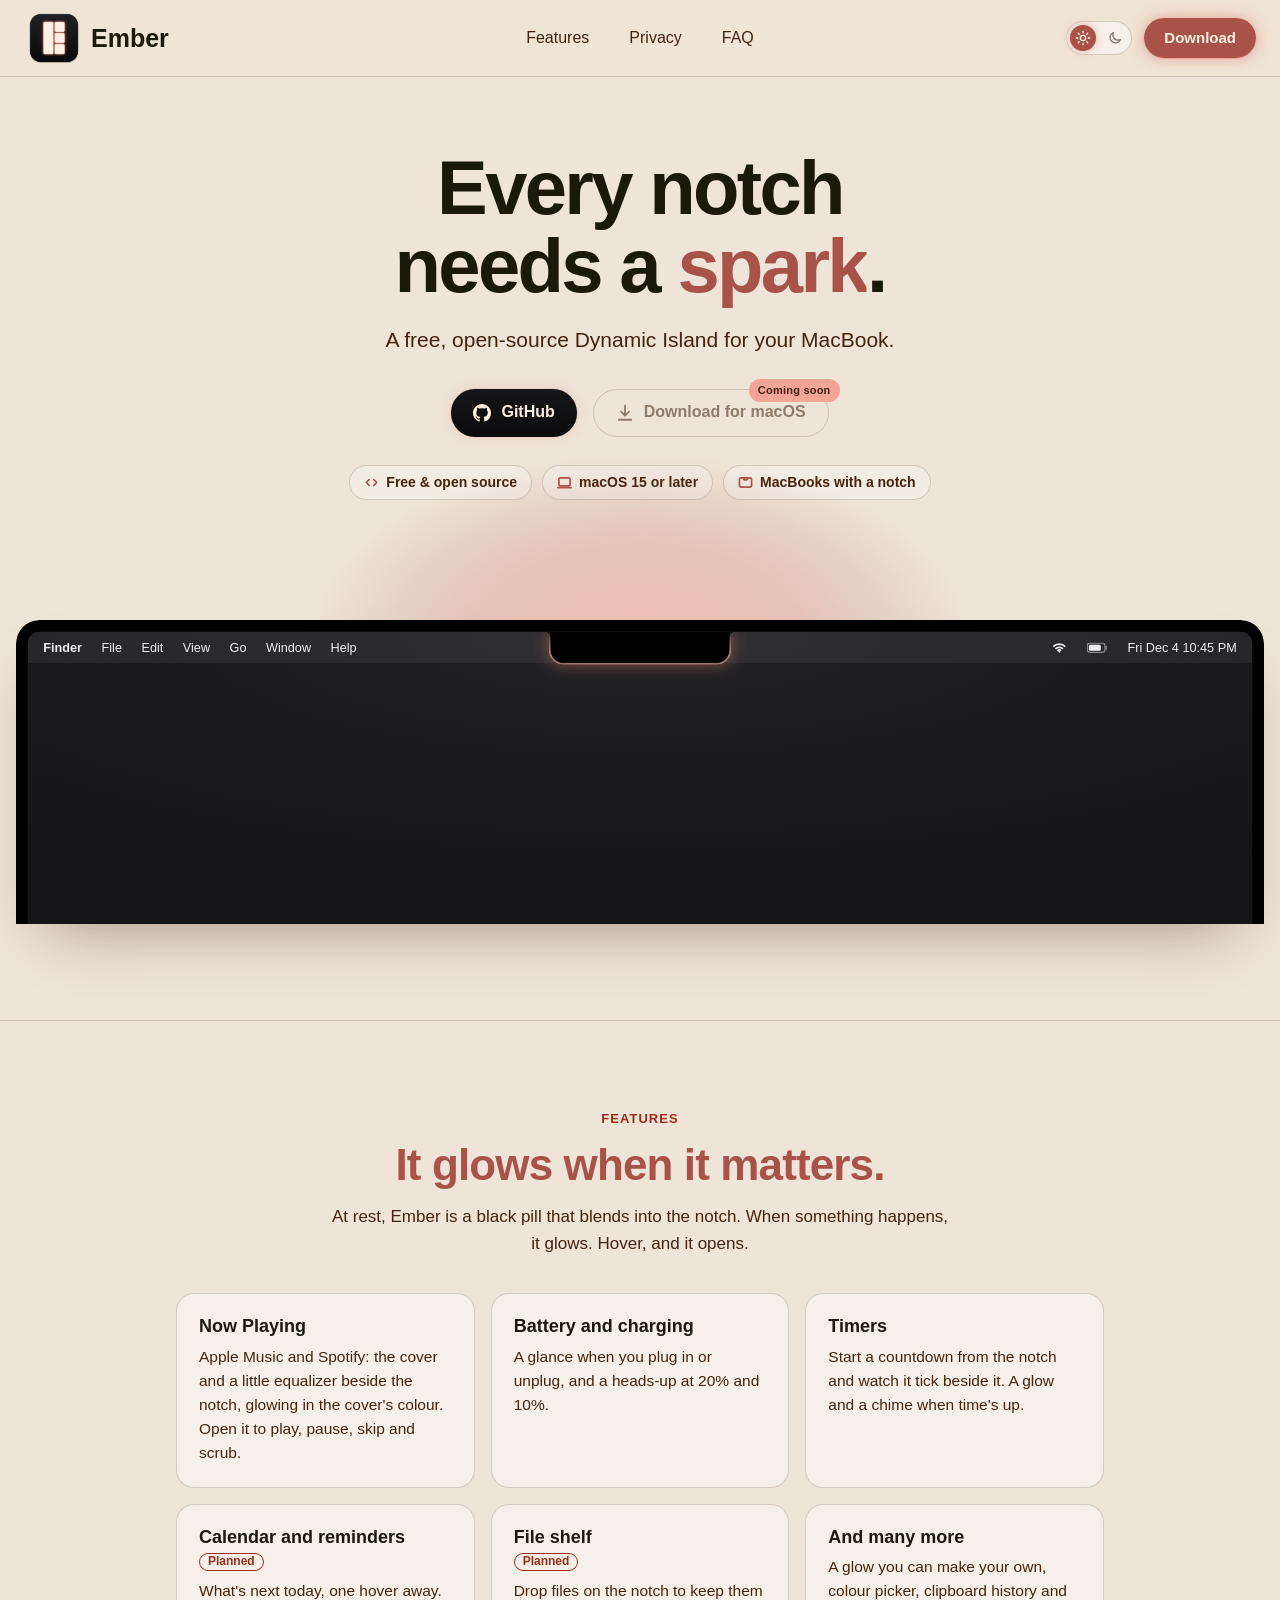
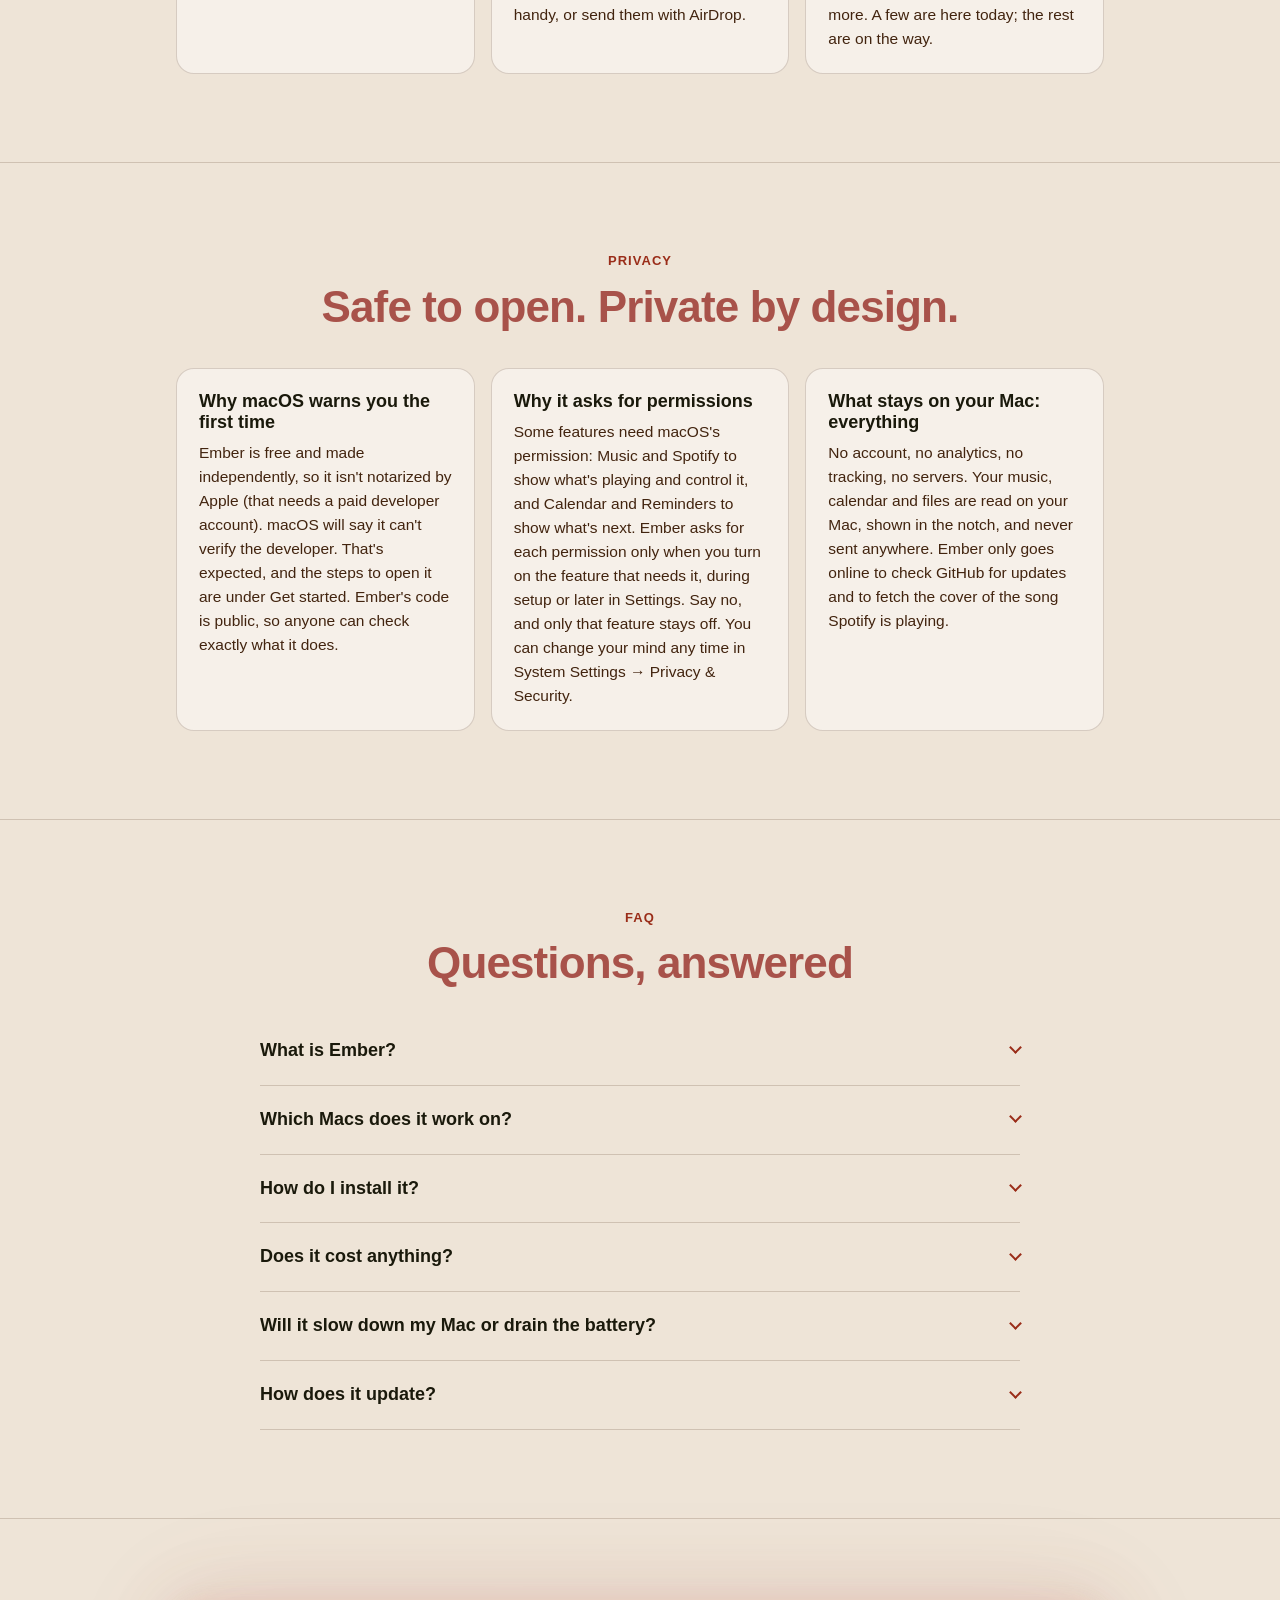
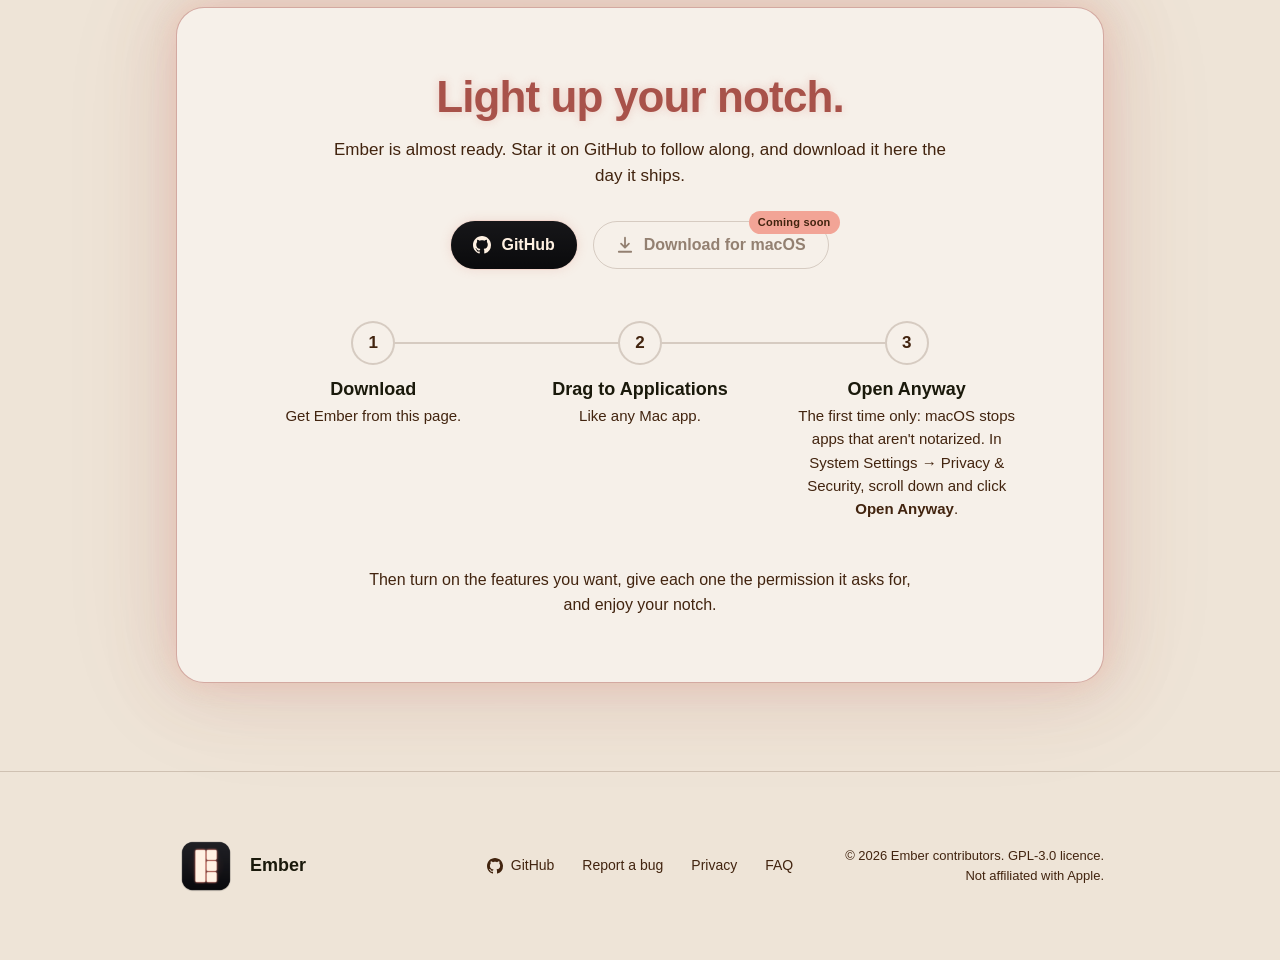
<file: site/index.html>
<!doctype html>
<html lang="en">
<head>
  <meta charset="utf-8">
  <meta name="viewport" content="width=device-width, initial-scale=1">
  <title>Ember – a Dynamic Island for your MacBook</title>
  <meta name="description" content="Ember turns the MacBook notch into a glowing pill with live activities, timers and quick tools. Free and open source.">
  <meta property="og:type" content="website">
  <meta property="og:title" content="Ember: every notch needs a spark">
  <meta property="og:description" content="A free, open-source Dynamic Island for your MacBook.">
  <!-- Absolute URL: link previews need one, and the site has no domain yet. -->
  <meta property="og:image" content="https://raw.githubusercontent.com/shajiyev/Ember_Dynamic_Island/main/assets/Ember_app_icon.png">
  <meta name="twitter:card" content="summary">
  <link rel="icon" type="image/png" href="assets/icon-64.png">
  <link rel="apple-touch-icon" href="assets/icon-180.png">
  <link rel="stylesheet" href="styles.css">
  <!-- Before anything is drawn: the mode the visitor chose with the switch (theme.js), so
       the page never flashes the other one. Without a choice it follows the system. -->
  <script>
    try { const theme = localStorage.getItem('theme'); if (theme === 'dark' || theme === 'light') document.documentElement.dataset.theme = theme; } catch {}
  </script>
  <script src="theme.js" defer></script>
  <!-- Marks the page for the reveal animations (motion.js) before anything is drawn, so
       elements start hidden even when motion.js arrives late; if it can't load, the mark
       comes off and nothing stays hidden. A plain script (not a module), so it also runs
       when the file is opened directly. -->
  <script>document.documentElement.classList.add('js');</script>
  <script src="motion.js" defer onerror="document.documentElement.classList.remove('js')"></script>
  <script type="module" src="demo.js"></script>
  <script type="module" src="screen.js"></script>
</head>
<body>
  <!-- Icons, drawn for this site. Used with <svg><use href="#icon-…"/></svg>; each <svg> also
       carries its size, so icons never blow up if the stylesheet is stale or missing. -->
  <svg width="0" height="0" style="position: absolute" aria-hidden="true">
    <symbol id="icon-github" viewBox="0 0 16 16">
      <path d="M8 0C3.58 0 0 3.58 0 8c0 3.54 2.29 6.53 5.47 7.59.4.07.55-.17.55-.38 0-.19-.01-.82-.01-1.49-2.01.37-2.53-.49-2.69-.94-.09-.23-.48-.94-.82-1.13-.28-.15-.68-.52-.01-.53.63-.01 1.08.58 1.23.82.72 1.21 1.87.87 2.33.66.07-.52.28-.87.51-1.07-1.78-.2-3.64-.89-3.64-3.95 0-.87.31-1.59.82-2.15-.08-.2-.36-1.02.08-2.12 0 0 .67-.21 2.2.82.64-.18 1.32-.27 2-.27.68 0 1.36.09 2 .27 1.53-1.04 2.2-.82 2.2-.82.44 1.1.16 1.92.08 2.12.51.56.82 1.27.82 2.15 0 3.07-1.87 3.75-3.65 3.95.29.25.54.73.54 1.48 0 1.07-.01 1.93-.01 2.2 0 .21.15.46.55.38A8.013 8.013 0 0 0 16 8c0-4.42-3.58-8-8-8z"/>
    </symbol>
    <symbol id="icon-download" viewBox="0 0 16 16">
      <path d="M8 1.5v8.5M4.5 6.75 8 10.25l3.5-3.5M2.5 14h11" fill="none" stroke="currentColor" stroke-width="1.6" stroke-linecap="round" stroke-linejoin="round"/>
    </symbol>
    <symbol id="icon-battery-bolt" viewBox="0 0 28 14">
      <rect x="1" y="1" width="23" height="12" rx="3.5" fill="none" stroke="currentColor" stroke-width="1.5" opacity=".5"/>
      <rect x="3" y="3" width="19" height="8" rx="2" fill="currentColor"/>
      <path d="M25.75 5v4" stroke="currentColor" stroke-width="1.5" stroke-linecap="round" opacity=".5"/>
      <path d="M14.2 2.5 9.5 7.6h3.2l-1.1 3.9 4.7-5.1h-3.2z" fill="#000"/>
    </symbol>
    <symbol id="icon-timer" viewBox="0 0 16 16">
      <circle cx="8" cy="9" r="5.75" fill="none" stroke="currentColor" stroke-width="1.6"/>
      <path d="M8 9V5.8M6.2 1.75h3.6" fill="none" stroke="currentColor" stroke-width="1.6" stroke-linecap="round"/>
    </symbol>
    <!-- The open panel's icons: Music tab, battery, and the player's controls. -->
    <symbol id="icon-music" viewBox="0 0 16 16">
      <path d="M5.4 3.4 14 1.5v2.3L5.4 5.7zM5.4 4h1.5v8.4H5.4zM12.5 2h1.5v8.4h-1.5z"/>
      <ellipse cx="4.6" cy="12.4" rx="2.3" ry="1.8"/><ellipse cx="11.7" cy="10.5" rx="2.3" ry="1.8"/>
    </symbol>
    <symbol id="icon-battery" viewBox="0 0 28 14">
      <rect x="1" y="1" width="23" height="12" rx="3.5" fill="none" stroke="currentColor" stroke-width="1.5" opacity=".5"/>
      <rect x="3" y="3" width="15.6" height="8" rx="2"/>
      <path d="M25.75 5v4" stroke="currentColor" stroke-width="1.5" stroke-linecap="round" opacity=".5"/>
    </symbol>
    <symbol id="icon-wifi" viewBox="0 0 16 12">
      <path d="M8 11.5 5.6 9a3.4 3.4 0 0 1 4.8 0zM3.5 7a6.4 6.4 0 0 1 9 0l-1.2 1.2a4.7 4.7 0 0 0-6.6 0zM1.2 4.7a9.6 9.6 0 0 1 13.6 0l-1.2 1.2a7.9 7.9 0 0 0-11.2 0z"/>
    </symbol>
    <symbol id="icon-backward" viewBox="0 0 22 14">
      <path d="M10 2v10L2.5 7zM19.5 2v10L12 7z" stroke="currentColor" stroke-width="1.6" stroke-linejoin="round"/>
    </symbol>
    <symbol id="icon-forward" viewBox="0 0 22 14">
      <path d="M2.5 2v10L10 7zM12 2v10l7.5-5z" stroke="currentColor" stroke-width="1.6" stroke-linejoin="round"/>
    </symbol>
    <symbol id="icon-pause" viewBox="0 0 14 14">
      <rect x="2.5" y="1.5" width="3.4" height="11" rx="1.2"/><rect x="8.1" y="1.5" width="3.4" height="11" rx="1.2"/>
    </symbol>
    <symbol id="icon-chevron-up" viewBox="0 0 16 16"><path d="M3.5 10.5 8 6l4.5 4.5" fill="none" stroke="currentColor" stroke-width="2" stroke-linecap="round" stroke-linejoin="round"/></symbol>
    <symbol id="icon-chevron-down" viewBox="0 0 16 16"><path d="M3.5 5.5 8 10l4.5-4.5" fill="none" stroke="currentColor" stroke-width="2" stroke-linecap="round" stroke-linejoin="round"/></symbol>
    <!-- The fact chips' icons: code, a laptop, a screen with a notch. Their <svg> tags carry
         size and colour too, so they stay small even if the stylesheet is stale or missing. -->
    <!-- The light/dark switch's sun and moon. -->
    <symbol id="icon-sun" viewBox="0 0 24 24"><g fill="none" stroke="currentColor" stroke-width="2" stroke-linecap="round"><circle cx="12" cy="12" r="4"/><path d="M12 2v2M12 20v2M4.9 4.9l1.4 1.4M17.7 17.7l1.4 1.4M2 12h2M20 12h2M4.9 19.1l1.4-1.4M17.7 6.3l1.4-1.4"/></g></symbol>
    <symbol id="icon-moon" viewBox="0 0 24 24"><path d="M20 14.5A8 8 0 0 1 9.5 4a8 8 0 1 0 10.5 10.5z" fill="none" stroke="currentColor" stroke-width="2" stroke-linejoin="round"/></symbol>
    <symbol id="icon-code" viewBox="0 0 16 16"><path d="M5.5 5 2.5 8l3 3M10.5 5l3 3-3 3"/></symbol>
    <symbol id="icon-laptop" viewBox="0 0 16 16"><rect x="2" y="3" width="12" height="8.5" rx="1.5"/><path d="M1 13.5h14"/></symbol>
    <symbol id="icon-notch" viewBox="0 0 16 16"><rect x="1.5" y="3" width="13" height="10" rx="2"/><path d="M6 3v1.2a1 1 0 0 0 1 1h2a1 1 0 0 0 1-1V3"/></symbol>
  </svg>

  <nav class="nav" aria-label="Main">
    <div class="container nav-inner">
      <a class="nav-brand" href="#">
        <img src="assets/icon-192.png" width="60" height="60" alt="">
        Ember
      </a>
      <ul class="nav-links">
        <li><a href="#features">Features</a></li>
        <li><a href="#privacy">Privacy</a></li>
        <li><a href="#faq">FAQ</a></li>
      </ul>
      <div class="nav-actions">
        <!-- Hidden until theme.js runs: without JavaScript it couldn't work. -->
        <button class="theme-switch" type="button" role="switch" aria-checked="false" aria-label="Dark mode" hidden>
          <svg class="theme-sun" width="16" height="16" aria-hidden="true"><use href="#icon-sun"/></svg>
          <svg class="theme-moon" width="16" height="16" aria-hidden="true"><use href="#icon-moon"/></svg>
        </button>
        <a class="button button-small button-ember" href="#download">Download</a>
      </div>
    </div>
  </nav>

  <header class="hero">
    <div class="container">
      <h1 class="hero-title" data-reveal>Every notch needs a <span class="sheen">spark<span class="word-sparks" aria-hidden="true"><i></i><i></i><i></i></span></span>.</h1>
      <p class="lede" data-reveal>A free, open-source Dynamic Island for your MacBook.</p>

      <div class="actions" data-reveal>
        <a class="button button-github" href="https://github.com/shajiyev/Ember_Dynamic_Island" target="_blank" rel="noopener">
          <svg class="button-icon" width="18" height="18" aria-hidden="true"><use href="#icon-github"/></svg>
          GitHub
        </a>
        <!-- Not a link and not focusable until v1 ships. Then: make it an <a> to the
             release, give it a solid style, and remove the badge. Same in Get started. -->
        <span class="button button-disabled" aria-disabled="true">
          <svg class="button-icon" width="18" height="18" aria-hidden="true"><use href="#icon-download"/></svg>
          <span>Download for macOS</span>
          <span class="badge">Coming soon</span>
        </span>
      </div>

      <ul class="facts" data-reveal>
        <li><svg width="15" height="15" fill="none" stroke="#A8524A" stroke-width="1.8" stroke-linecap="round" stroke-linejoin="round" aria-hidden="true"><use href="#icon-code"/></svg>Free &amp; open source</li>
        <li><svg width="15" height="15" fill="none" stroke="#A8524A" stroke-width="1.8" stroke-linecap="round" stroke-linejoin="round" aria-hidden="true"><use href="#icon-laptop"/></svg>macOS 15 or later</li>
        <li><svg width="15" height="15" fill="none" stroke="#A8524A" stroke-width="1.8" stroke-linecap="round" stroke-linejoin="round" aria-hidden="true"><use href="#icon-notch"/></svg>MacBooks with a notch</li>
      </ul>
    </div>

    <!-- The screen is wider than the text (up to 1280 px), so it has its own container;
         --reveal-order keeps it appearing after the text (motion.js numbers only the
         text container's children). -->
    <div class="container-wide">
      <div class="hero-visual" data-reveal style="--reveal-order: 4">
        <div class="hero-glow" aria-hidden="true"></div>
        <div class="sparks" aria-hidden="true">
          <span></span><span></span><span></span><span></span><span></span><span></span>
        </div>
        <div class="screen" role="img" aria-label="The top of a MacBook screen, with Ember's pill around the notch">
          <div class="screen-stage">
            <div class="wallpaper">
              <div class="menubar">
                <span class="menu-items"><b>Finder</b><span>File</span><span>Edit</span><span>View</span><span>Go</span><span>Window</span><span>Help</span></span>
                <span class="menu-items"><svg width="16" height="12"><use href="#icon-wifi"/></svg><svg class="battery" width="22" height="11"><use href="#icon-battery"/></svg><span class="menu-clock"></span></span>
              </div>
              <div class="pill" data-state="rest">
                <span class="flare flare-left"></span>
                <span class="flare flare-right"></span>
                <span class="edge"></span>
                <div class="pill-body">
                  <div class="wings">
                    <span class="wing">
                      <svg class="wing-icon" data-icon="battery-bolt" width="22" height="11"><use href="#icon-battery-bolt"/></svg>
                      <span class="cover wing-cover"></span>
                    </span>
                    <span class="wing">
                      <span class="wing-text">82%</span>
                      <span class="wing-eq"><i></i><i></i><i></i><i></i></span>
                    </span>
                  </div>
                  <!-- The open panel's Music tab, as in the app (Ember/Panel/PanelView.swift,
                       Ember/NowPlaying/NowPlayingPanelView.swift). Both songs are here; the
                       pill's data-song shows one. -->
                  <div class="panel">
                    <div class="panel-top">
                      <span class="panel-tabs">
                        <span class="panel-tab panel-tab-music"><svg width="12" height="12"><use href="#icon-music"/></svg></span>
                        <span class="panel-tab panel-tab-timer" data-press="timer-tab"><svg width="12" height="12"><use href="#icon-timer"/></svg></span>
                      </span>
                      <span class="panel-battery">82%<svg class="battery" width="25" height="12"><use href="#icon-battery"/></svg></span>
                    </div>
                    <div class="player">
                      <span class="cover panel-cover"></span>
                      <div class="player-info">
                        <div class="stack">
                          <span class="for-a"><span class="song-title">Empire State Of Mind</span><span class="song-artist">JAŸ-Z</span></span>
                          <span class="for-b"><span class="song-title">Ultraviolence</span><span class="song-artist">Lana Del Rey</span></span>
                        </div>
                        <span class="scrubber"><span class="scrubber-fill"></span></span>
                        <div class="stack">
                          <span class="times for-a"><span class="song-played">1:15</span><span>4:36</span></span>
                          <span class="times for-b"><span class="song-played">0:00</span><span>4:11</span></span>
                        </div>
                        <div class="controls">
                          <svg width="22" height="14"><use href="#icon-backward"/></svg>
                          <svg width="14" height="14"><use href="#icon-pause"/></svg>
                          <svg data-press="next" width="22" height="14"><use href="#icon-forward"/></svg>
                        </div>
                      </div>
                    </div>
                    <!-- The Timer tab (Ember/Timer/TimerPanelView.swift): hours, minutes and
                         seconds with arrows, the presets, and Start and Reset, which become
                         Pause and Cancel once it runs. demo.js fills in the digits. -->
                    <div class="timer-view">
                      <div class="timer-digits">
                        <span class="timer-unit"><svg width="13" height="13"><use href="#icon-chevron-up"/></svg><span class="timer-value" data-unit="hours">0</span><svg width="13" height="13"><use href="#icon-chevron-down"/></svg></span>
                        <span class="timer-colon">:</span>
                        <span class="timer-unit"><svg width="13" height="13"><use href="#icon-chevron-up"/></svg><span class="timer-value" data-unit="minutes">00</span><svg width="13" height="13"><use href="#icon-chevron-down"/></svg></span>
                        <span class="timer-colon">:</span>
                        <span class="timer-unit"><svg width="13" height="13"><use href="#icon-chevron-up"/></svg><span class="timer-value" data-unit="seconds">00</span><svg width="13" height="13"><use href="#icon-chevron-down"/></svg></span>
                      </div>
                      <div class="timer-side">
                        <div class="timer-row timer-presets">
                          <span class="timer-button">5m</span>
                          <span class="timer-button" data-press="preset">25m</span>
                          <span class="timer-button">45m</span>
                        </div>
                        <div class="stack">
                          <div class="timer-row when-stopped"><span class="timer-button" data-press="start">Start</span><span class="timer-button">Reset</span></div>
                          <div class="timer-row when-running"><span class="timer-button">Pause</span><span class="timer-button" data-press="cancel">Cancel</span></div>
                        </div>
                      </div>
                    </div>
                  </div>
                </div>
              </div>
            </div>
          </div>
        </div>
      </div>
    </div>
  </header>

  <main>
    <section class="section" id="features" aria-labelledby="features-title">
      <div class="container">
        <p class="eyebrow" data-reveal>Features</p>
        <h2 id="features-title" data-reveal>It glows when it matters.</h2>
        <p class="section-intro" data-reveal>At rest, Ember is a black pill that blends into the notch. When something happens, it glows. Hover, and it opens.</p>
        <!-- Follows the v1 table in docs/features.md. "Planned" = not built yet. -->
        <div class="grid">
          <article class="card" data-reveal>
            <h3>Now Playing</h3>
            <p>Apple Music and Spotify: the cover and a little equalizer beside the notch, glowing in the cover's colour. Open it to play, pause, skip and scrub.</p>
          </article>
          <article class="card" data-reveal>
            <h3>Battery and charging</h3>
            <p>A glance when you plug in or unplug, and a heads-up at 20% and 10%.</p>
          </article>
          <article class="card" data-reveal>
            <h3>Timers</h3>
            <p>Start a countdown from the notch and watch it tick beside it. A glow and a chime when time's up.</p>
          </article>
          <article class="card" data-reveal>
            <h3>Calendar and reminders <span class="tag">Planned</span></h3>
            <p>What's next today, one hover away.</p>
          </article>
          <article class="card" data-reveal>
            <h3>File shelf <span class="tag">Planned</span></h3>
            <p>Drop files on the notch to keep them handy, or send them with AirDrop.</p>
          </article>
          <article class="card" data-reveal>
            <h3>And many more</h3>
            <p>A glow you can make your own, colour picker, clipboard history and more. A few are here today; the rest are on the way.</p>
          </article>
        </div>
      </div>
    </section>

    <section class="section" id="privacy" aria-labelledby="privacy-title">
      <div class="container">
        <p class="eyebrow" data-reveal>Privacy</p>
        <h2 id="privacy-title" data-reveal>Safe to open. Private by design.</h2>
        <div class="grid">
          <article class="card" data-reveal>
            <h3>Why macOS warns you the first time</h3>
            <p>Ember is free and made independently, so it isn't notarized by Apple (that needs a paid developer account). macOS will say it can't verify the developer. That's expected, and the steps to open it are under Get started. Ember's code is public, so anyone can check exactly what it does.</p>
          </article>
          <article class="card" data-reveal>
            <h3>Why it asks for permissions</h3>
            <p>Some features need macOS's permission: Music and Spotify to show what's playing and control it, and Calendar and Reminders to show what's next. Ember asks for each permission only when you turn on the feature that needs it, during setup or later in Settings. Say no, and only that feature stays off. You can change your mind any time in System Settings → Privacy &amp; Security.</p>
          </article>
          <article class="card" data-reveal>
            <h3>What stays on your Mac: everything</h3>
            <p>No account, no analytics, no tracking, no servers. Your music, calendar and files are read on your Mac, shown in the notch, and never sent anywhere. Ember only goes online to check GitHub for updates and to fetch the cover of the song Spotify is playing.</p>
          </article>
        </div>
      </div>
    </section>

    <section class="section" id="faq" aria-labelledby="faq-title">
      <div class="container">
        <p class="eyebrow" data-reveal>FAQ</p>
        <h2 id="faq-title" data-reveal>Questions, answered</h2>
        <!-- name="faq": opening one question closes the others. -->
        <div class="faq">
          <details class="faq-item" name="faq" data-reveal>
            <summary>What is Ember?</summary>
            <p>A free Mac app that turns the notch into a small, living status area. At rest it's a black pill that blends in. When something happens, like plugging in your charger or a timer running, it glows and shows it. Hover, and it opens into controls.</p>
          </details>
          <details class="faq-item" name="faq" data-reveal>
            <summary>Which Macs does it work on?</summary>
            <p>MacBooks with a notch (MacBook Pro 14" and 16" from 2021, MacBook Air from 2022) running macOS 15 Sequoia or later. External displays and Macs without a notch aren't supported yet.</p>
          </details>
          <details class="faq-item" name="faq" data-reveal>
            <summary>How do I install it?</summary>
            <p>Ember isn't out yet. When it is, you'll download it here, drag it into Applications, and follow the three steps under "Light up your notch.".</p>
          </details>
          <details class="faq-item" name="faq" data-reveal>
            <summary>Does it cost anything?</summary>
            <p>No. Ember is free and open source under the GPL-3.0 licence: no ads, no account, no in-app purchases.</p>
          </details>
          <details class="faq-item" name="faq" data-reveal>
            <summary>Will it slow down my Mac or drain the battery?</summary>
            <p>It's built to stay light: it only redraws when something changes. We'll measure it on real Macs before the first release.</p>
          </details>
          <details class="faq-item" name="faq" data-reveal>
            <summary>How does it update?</summary>
            <p>Ember checks GitHub for new versions and asks before installing one. That check, and fetching Spotify's song covers, are the only times it goes online.</p>
          </details>
        </div>
      </div>
    </section>

    <section class="section" id="download" aria-labelledby="download-title">
      <div class="container">
        <div class="cta" data-reveal>
          <!-- On fire (motion item 10): embers rise from the heading, and the letters each one
               lifts off from flash brighter (motion.js fills .hot-spots with copies of the
               text). All decoration, hidden from screen readers. -->
          <h2 id="download-title"><span class="fire">Light up your notch.<span class="hot-spots" aria-hidden="true"></span><span class="embers" aria-hidden="true"><i></i><i></i><i></i><i></i><i></i><i></i><i></i><i></i><i></i><i></i><i></i><i></i></span></span></h2>
          <p class="section-intro">Ember is almost ready. Star it on GitHub to follow along, and download it here the day it ships.</p>
          <div class="actions">
            <a class="button button-github" href="https://github.com/shajiyev/Ember_Dynamic_Island" target="_blank" rel="noopener">
              <svg class="button-icon" width="18" height="18" aria-hidden="true"><use href="#icon-github"/></svg>
              GitHub
            </a>
            <span class="button button-disabled" aria-disabled="true">
              <svg class="button-icon" width="18" height="18" aria-hidden="true"><use href="#icon-download"/></svg>
              <span>Download for macOS</span>
              <span class="badge">Coming soon</span>
            </span>
          </div>
          <!-- Three steps on a fuse. With motion, a spark runs along it, stopping at each step,
               and lights the last one (the motion rules in styles.css). -->
          <div class="fuse-steps">
            <div class="fuse" aria-hidden="true"><span class="fuse-burnt"></span><span class="fuse-spark"></span></div>
            <ol class="steps">
              <li class="step"><span class="step-node">1</span><h3>Download</h3><p>Get Ember from this page.</p></li>
              <li class="step"><span class="step-node">2</span><h3>Drag to Applications</h3><p>Like any Mac app.</p></li>
              <li class="step"><span class="step-node">3</span><h3>Open Anyway</h3><p>The first time only: macOS stops apps that aren't notarized. In System Settings → Privacy &amp; Security, scroll down and click <strong>Open Anyway</strong>.</p></li>
            </ol>
          </div>
          <p class="cta-outro">Then turn on the features you want, give each one the permission it asks for, and enjoy your notch.</p>
        </div>
      </div>
    </section>
  </main>

  <footer class="footer">
    <div class="container footer-inner">
      <a class="footer-brand" href="#">
        <img src="assets/icon-192.png" width="60" height="60" alt="">
        Ember
      </a>
      <nav class="footer-links" aria-label="Footer">
        <a href="https://github.com/shajiyev/Ember_Dynamic_Island" target="_blank" rel="noopener">
          <svg width="16" height="16" aria-hidden="true"><use href="#icon-github"/></svg>
          GitHub
        </a>
        <a href="https://github.com/shajiyev/Ember_Dynamic_Island/issues" target="_blank" rel="noopener">Report a bug</a>
        <a href="#privacy">Privacy</a>
        <a href="#faq">FAQ</a>
      </nav>
      <div class="footer-legal">
        <p>© 2026 Ember contributors. GPL-3.0 licence.</p>
        <p>Not affiliated with Apple.</p>
      </div>
    </div>
  </footer>
</body>
</html>
</file>
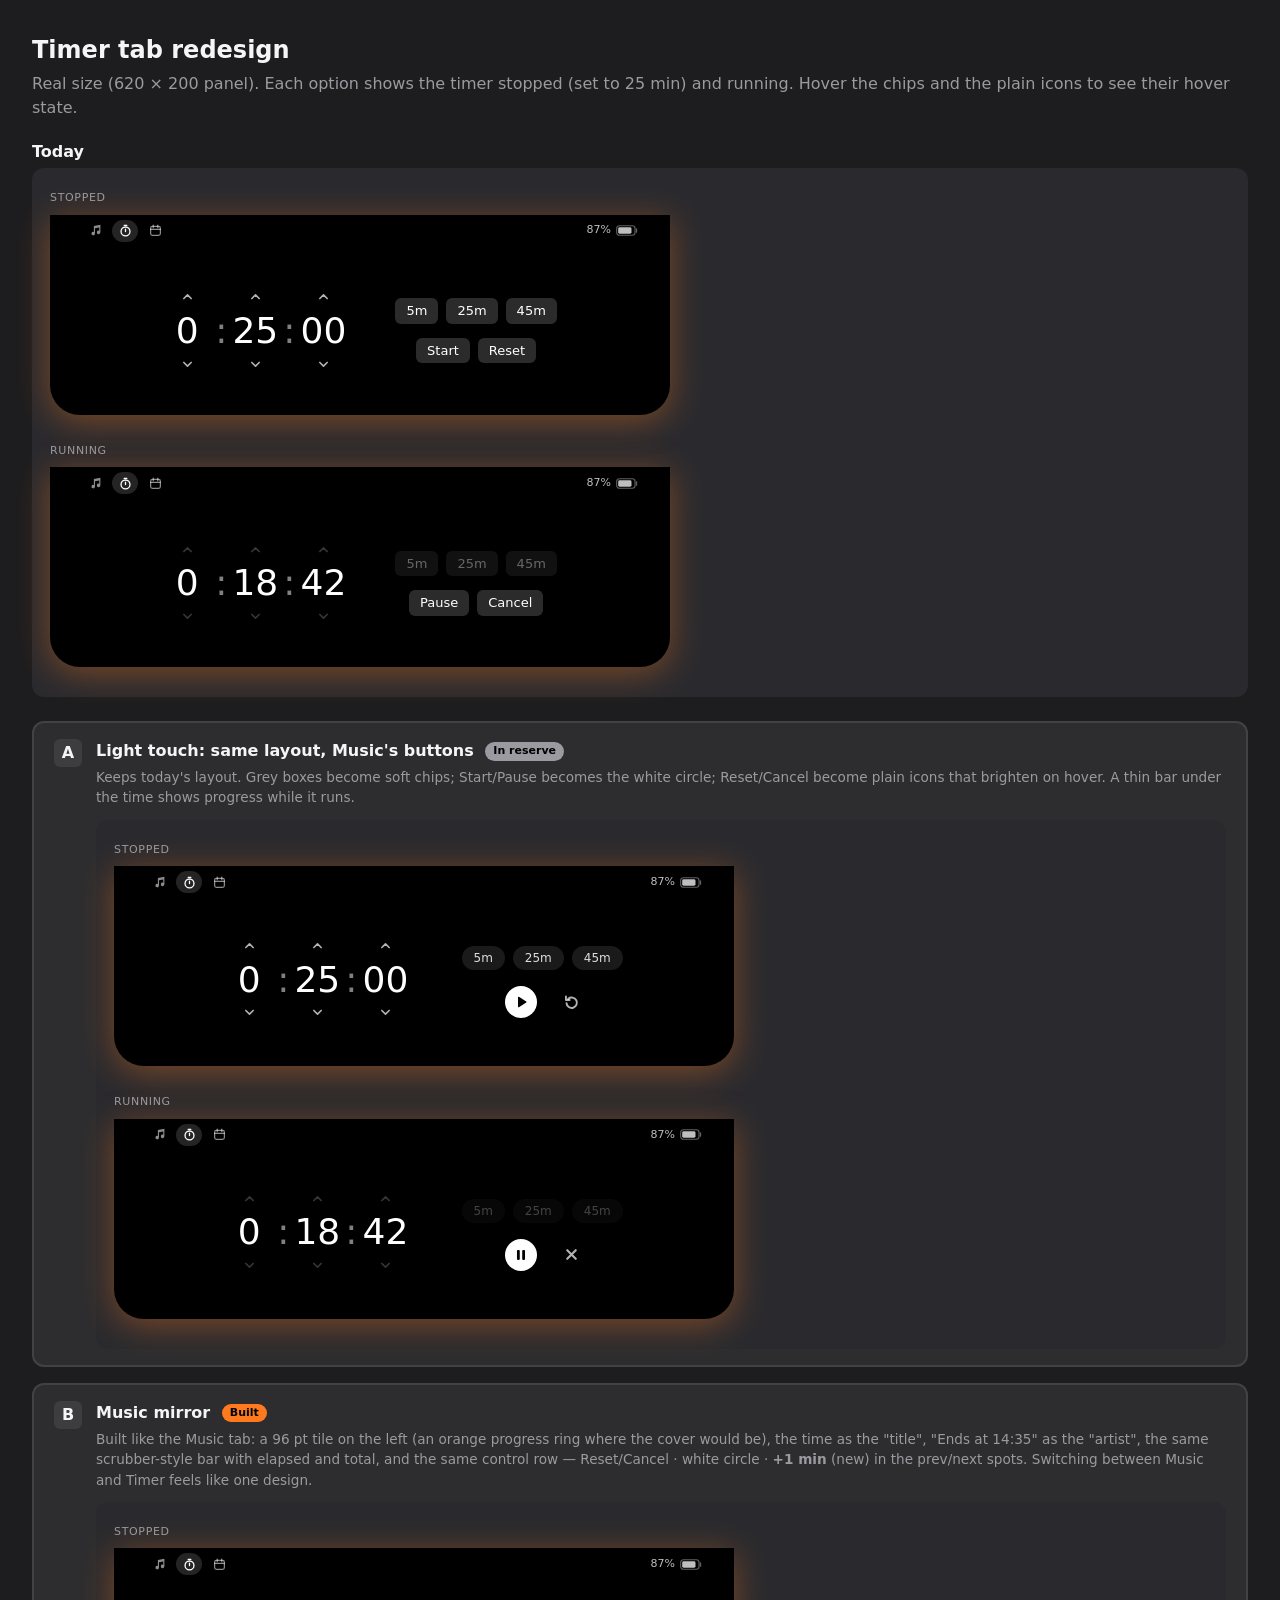
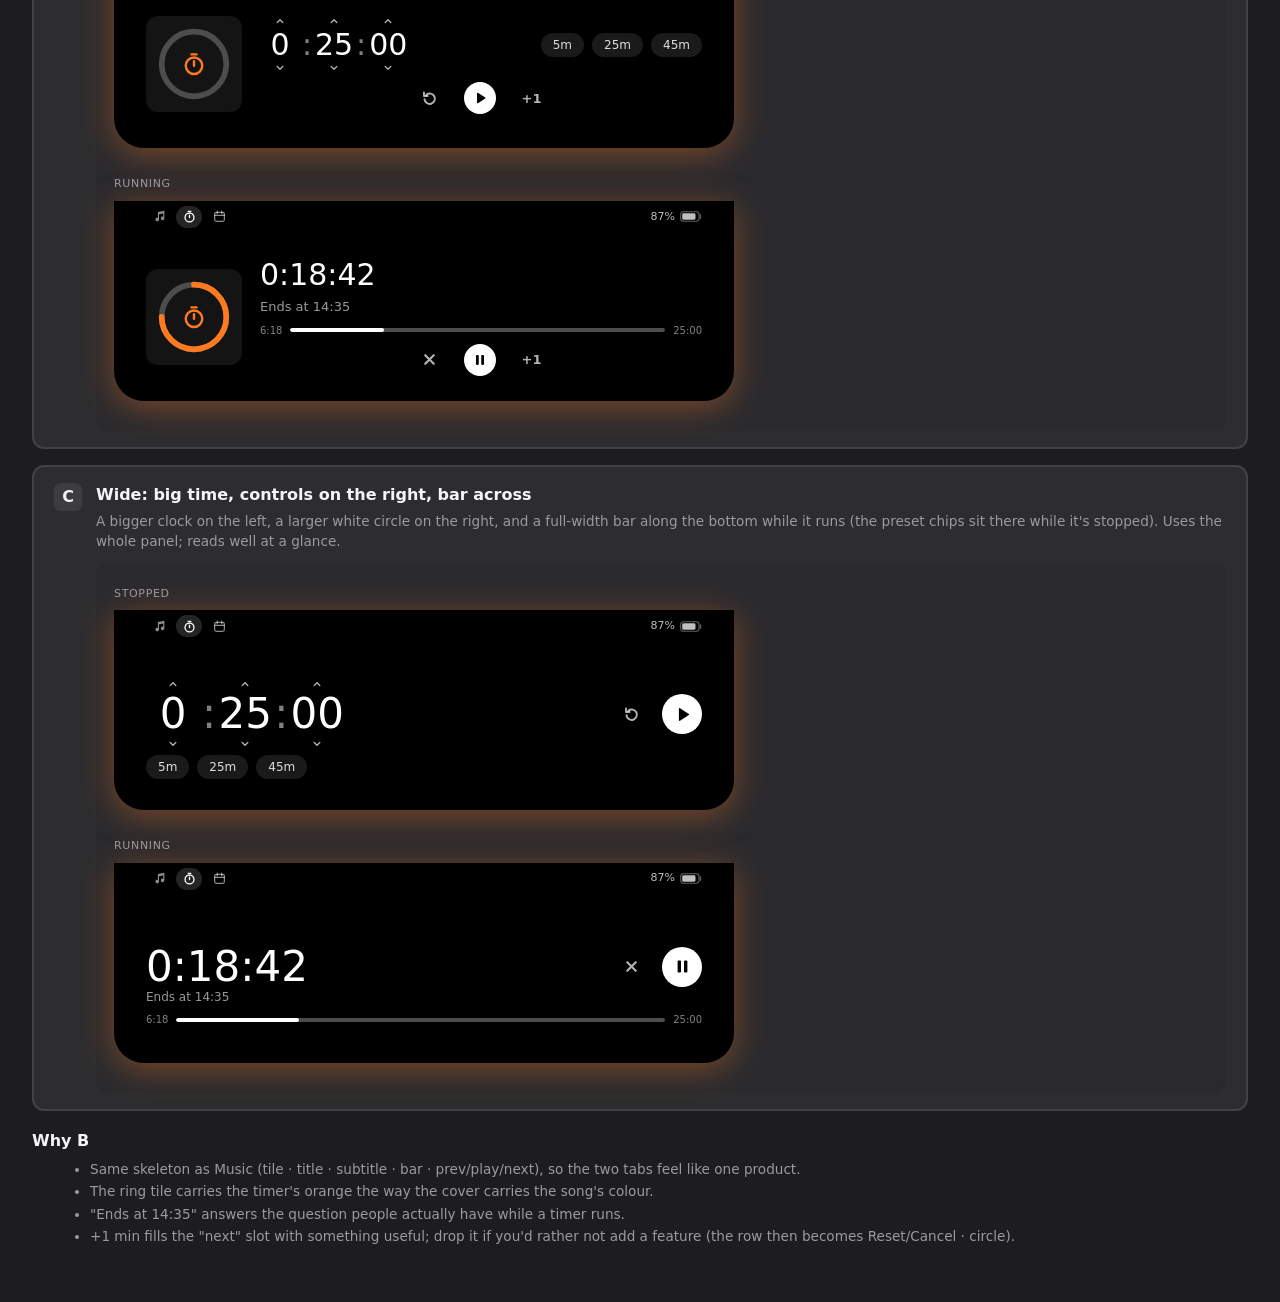
<file: docs/mockups/timer-tab.html>
<!DOCTYPE html>
<html lang="en">
<head>
<meta charset="utf-8">
<meta name="viewport" content="width=device-width, initial-scale=1">
<title>Ember – Timer tab mockups</title>
<!-- The Timer tab options compared on 2026-11-15. B was built; A is kept in reserve.
     See docs/specs/timers.md. -->
<style>
  :root { --text-secondary:#9a9aa0; }
  body { margin:0; padding:32px; background:#1d1d1f; color:#f5f5f7; font-family:-apple-system, BlinkMacSystemFont, system-ui, sans-serif; line-height:1.5; }
  h2 { margin:0 0 4px; } h3 { margin:0 0 4px; font-size:1rem; }
  .subtitle { color:var(--text-secondary); margin:0 0 20px; }
  .section { margin-bottom:24px; }
  .options { display:flex; flex-direction:column; gap:16px; }
  .option { display:flex; gap:14px; background:#2d2d2f; border:2px solid #424245; border-radius:12px; padding:16px 20px; }
  .option .letter { width:28px; height:28px; border-radius:6px; background:#3d3d3f; display:flex; align-items:center; justify-content:center; font-weight:600; flex:none; }
  .option .content { flex:1; }
  .option .content p { color:var(--text-secondary); font-size:.85rem; margin:0; }
</style>
</head>
<body>
<style>
  .e-stage { display:flex; flex-wrap:wrap; gap:28px; padding:22px 18px 30px; background:#2a2a2e; border-radius:12px; }
  .e-state { display:flex; flex-direction:column; gap:8px; }
  .e-cap { font-size:11px; letter-spacing:.06em; text-transform:uppercase; color:#9a9aa0; }
  .e-panel { width:620px; height:200px; box-sizing:border-box; background:#000; border-radius:0 0 30px 30px;
    padding:0 32px; display:flex; flex-direction:column; color:#fff;
    font-family:-apple-system, BlinkMacSystemFont, "SF Pro Text", system-ui, sans-serif;
    box-shadow:0 6px 34px rgba(255,122,30,.38); }
  .e-top { height:32px; flex:none; display:flex; align-items:center; justify-content:space-between; }
  .e-tabs { display:flex; gap:4px; }
  .e-tab { width:26px; height:22px; border-radius:11px; display:grid; place-items:center; color:rgba(255,255,255,.55); }
  .e-tab.on { background:rgba(255,255,255,.14); color:#fff; }
  .e-tab svg { width:13px; height:13px; }
  .e-batt { display:flex; align-items:center; gap:5px; font-size:11px; color:rgba(255,255,255,.75); }
  .e-batt svg { width:22px; height:11px; }
  .e-body { flex:1; display:flex; align-items:center; justify-content:center; }
  .e-num { font-variant-numeric:tabular-nums; }

  /* digits with arrows (current, A, C) */
  .e-time { display:flex; align-items:center; gap:4px; }
  .e-unit { display:flex; flex-direction:column; align-items:center; gap:2px; }
  .e-arrow { width:48px; height:22px; display:grid; place-items:center; color:rgba(255,255,255,.7); cursor:pointer; }
  .e-arrow svg { width:13px; height:13px; }
  .e-arrow.dim { opacity:.3; }
  .e-arrow.small { height:14px; }
  .e-arrow.small svg { width:10px; height:10px; }
  .e-arrow.hidden { visibility:hidden; }
  .e-d { font-size:36px; font-weight:500; min-width:48px; text-align:center; line-height:1.15; }
  .e-sep { font-size:36px; font-weight:500; color:rgba(255,255,255,.5); line-height:1.15; }

  /* macOS bordered buttons (current) */
  .e-bord { font-size:13px; padding:3px 11px; border-radius:6px; background:rgba(255,255,255,.17); color:#fff; }
  .e-bord.dim { opacity:.4; }
  .e-row { display:flex; gap:8px; align-items:center; }

  /* Music-tab language */
  .e-chip { font-size:12px; font-weight:500; height:24px; padding:0 12px; border-radius:12px; display:inline-flex; align-items:center;
    background:rgba(255,255,255,.1); color:rgba(255,255,255,.85); cursor:pointer; transition:background .15s, color .15s; }
  .e-chip:hover { background:rgba(255,255,255,.2); color:#fff; }
  .e-chip.dim { opacity:.3; pointer-events:none; }
  .e-play { width:32px; height:32px; border-radius:50%; background:#fff; color:#000; display:grid; place-items:center; flex:none; cursor:pointer; }
  .e-play svg { width:14px; height:14px; }
  .e-play.big { width:40px; height:40px; }
  .e-play.big svg { width:17px; height:17px; }
  .e-glyph { color:rgba(255,255,255,.7); display:grid; place-items:center; cursor:pointer; transition:color .15s; font-size:13px; font-weight:600; }
  .e-glyph:hover { color:#fff; }
  .e-glyph svg { width:17px; height:17px; }
  .e-ctrl { display:flex; align-items:center; gap:26px; }
  .e-bar { display:flex; align-items:center; gap:8px; font-size:10px; font-weight:500; color:rgba(255,255,255,.5); font-variant-numeric:tabular-nums; }
  .e-track { flex:1; height:4px; border-radius:2px; background:#4D4D4D; position:relative; overflow:hidden; }
  .e-track i { position:absolute; inset:0 auto 0 0; border-radius:2px; background:#fff; }
  .e-sub { font-size:13px; color:rgba(255,255,255,.6); }

  /* B: ring tile */
  .e-tile { width:96px; height:96px; border-radius:12px; background:rgba(255,255,255,.08); display:grid; place-items:center; flex:none; position:relative; }
  .e-tile svg.ring { width:76px; height:76px; transform:rotate(-90deg); }
  .e-tile .mid { position:absolute; inset:0; display:grid; place-items:center; color:#FF7A1E; }
  .e-tile .mid svg { width:24px; height:24px; }
  .e-dB { font-size:30px; font-weight:500; min-width:40px; text-align:center; line-height:1.1; }
  .e-sepB { font-size:30px; font-weight:500; color:rgba(255,255,255,.5); line-height:1.1; }

  /* C: wide */
  .e-dC { font-size:42px; font-weight:500; min-width:54px; text-align:center; line-height:1.1; }
  .e-sepC { font-size:42px; font-weight:500; color:rgba(255,255,255,.5); line-height:1.1; }

  .e-current { opacity:1; }
  .e-tag { display:inline-block; font-size:11px; font-weight:600; padding:1px 8px; border-radius:10px; background:#FF7A1E; color:#000; margin-left:6px; vertical-align:2px; }
  .e-notes { margin:6px 0 0 18px; color:var(--text-secondary); font-size:.85rem; }
  .e-notes li { margin:2px 0; }
  .option .content { min-width:0; }
</style>

<svg width="0" height="0" style="position:absolute">
  <defs>
    <symbol id="i-note" viewBox="0 0 16 16"><path fill="currentColor" d="M6 2.6 14 1v9.3a2.2 2.2 0 1 1-1.4-2.05V4.2L7.4 5.2v6.6A2.2 2.2 0 1 1 6 9.75z"/></symbol>
    <symbol id="i-timer" viewBox="0 0 16 16"><g fill="none" stroke="currentColor" stroke-width="1.6" stroke-linecap="round"><circle cx="8" cy="9.2" r="5.5"/><path d="M8 9.2V6.2M6.3 1.6h3.4"/></g></symbol>
    <symbol id="i-cal" viewBox="0 0 16 16"><g fill="none" stroke="currentColor" stroke-width="1.5"><rect x="2" y="3" width="12" height="11" rx="2.2"/><path d="M2 6.6h12M5.2 1.5v3M10.8 1.5v3" stroke-linecap="round"/></g></symbol>
    <symbol id="i-play" viewBox="0 0 16 16"><path fill="currentColor" d="M4.6 2.6v10.8c0 .55.6.88 1.06.58l8.3-5.4a.7.7 0 0 0 0-1.16l-8.3-5.4c-.46-.3-1.06.03-1.06.58z"/></symbol>
    <symbol id="i-pause" viewBox="0 0 16 16"><g fill="currentColor"><rect x="3.4" y="2.4" width="3.2" height="11.2" rx=".9"/><rect x="9.4" y="2.4" width="3.2" height="11.2" rx=".9"/></g></symbol>
    <symbol id="i-x" viewBox="0 0 16 16"><path d="M4 4l8 8M12 4l-8 8" stroke="currentColor" stroke-width="2" stroke-linecap="round" fill="none"/></symbol>
    <symbol id="i-reset" viewBox="0 0 16 16"><g fill="none" stroke="currentColor" stroke-width="1.8" stroke-linecap="round" stroke-linejoin="round"><path d="M3.3 8.6A4.9 4.9 0 1 0 5 4.5"/><path d="M2.8 2.3v3.4h3.4"/></g></symbol>
    <symbol id="i-up" viewBox="0 0 16 16"><path d="M3.5 10.5 8 6l4.5 4.5" stroke="currentColor" stroke-width="2" stroke-linecap="round" stroke-linejoin="round" fill="none"/></symbol>
    <symbol id="i-down" viewBox="0 0 16 16"><path d="M3.5 5.5 8 10l4.5-4.5" stroke="currentColor" stroke-width="2" stroke-linecap="round" stroke-linejoin="round" fill="none"/></symbol>
    <symbol id="i-batt" viewBox="0 0 24 12"><rect x=".75" y=".75" width="20" height="10.5" rx="3" fill="none" stroke="currentColor" stroke-opacity=".5" stroke-width="1.2"/><rect x="2.4" y="2.4" width="14.5" height="7.2" rx="1.6" fill="currentColor"/><path d="M22.4 4.2v3.6" stroke="currentColor" stroke-opacity=".5" stroke-width="1.4" stroke-linecap="round"/></symbol>
  </defs>
</svg>

<h2>Timer tab redesign</h2>
<p class="subtitle">Real size (620 × 200 panel). Each option shows the timer stopped (set to 25 min) and running. Hover the chips and the plain icons to see their hover state. </p>

<!-- ====================== CURRENT ====================== -->
<div class="section">
  <h3>Today</h3>
  <div class="e-stage">
    <div class="e-state"><span class="e-cap">Stopped</span>
      <div class="e-panel"><div class="e-top"><div class="e-tabs"><div class="e-tab"><svg><use href="#i-note"/></svg></div><div class="e-tab on"><svg><use href="#i-timer"/></svg></div><div class="e-tab"><svg><use href="#i-cal"/></svg></div></div><div class="e-batt">87%<svg><use href="#i-batt"/></svg></div></div>
        <div class="e-body" style="gap:48px">
          <div class="e-time e-num">
            <div class="e-unit"><div class="e-arrow"><svg><use href="#i-up"/></svg></div><div class="e-d">0</div><div class="e-arrow"><svg><use href="#i-down"/></svg></div></div><div class="e-sep">:</div>
            <div class="e-unit"><div class="e-arrow"><svg><use href="#i-up"/></svg></div><div class="e-d">25</div><div class="e-arrow"><svg><use href="#i-down"/></svg></div></div><div class="e-sep">:</div>
            <div class="e-unit"><div class="e-arrow"><svg><use href="#i-up"/></svg></div><div class="e-d">00</div><div class="e-arrow"><svg><use href="#i-down"/></svg></div></div>
          </div>
          <div style="display:flex;flex-direction:column;gap:14px;align-items:center">
            <div class="e-row"><span class="e-bord">5m</span><span class="e-bord">25m</span><span class="e-bord">45m</span></div>
            <div class="e-row"><span class="e-bord">Start</span><span class="e-bord">Reset</span></div>
          </div>
        </div>
      </div>
    </div>
    <div class="e-state"><span class="e-cap">Running</span>
      <div class="e-panel"><div class="e-top"><div class="e-tabs"><div class="e-tab"><svg><use href="#i-note"/></svg></div><div class="e-tab on"><svg><use href="#i-timer"/></svg></div><div class="e-tab"><svg><use href="#i-cal"/></svg></div></div><div class="e-batt">87%<svg><use href="#i-batt"/></svg></div></div>
        <div class="e-body" style="gap:48px">
          <div class="e-time e-num">
            <div class="e-unit"><div class="e-arrow dim"><svg><use href="#i-up"/></svg></div><div class="e-d">0</div><div class="e-arrow dim"><svg><use href="#i-down"/></svg></div></div><div class="e-sep">:</div>
            <div class="e-unit"><div class="e-arrow dim"><svg><use href="#i-up"/></svg></div><div class="e-d">18</div><div class="e-arrow dim"><svg><use href="#i-down"/></svg></div></div><div class="e-sep">:</div>
            <div class="e-unit"><div class="e-arrow dim"><svg><use href="#i-up"/></svg></div><div class="e-d">42</div><div class="e-arrow dim"><svg><use href="#i-down"/></svg></div></div>
          </div>
          <div style="display:flex;flex-direction:column;gap:14px;align-items:center">
            <div class="e-row"><span class="e-bord dim">5m</span><span class="e-bord dim">25m</span><span class="e-bord dim">45m</span></div>
            <div class="e-row"><span class="e-bord">Pause</span><span class="e-bord">Cancel</span></div>
          </div>
        </div>
      </div>
    </div>
  </div>
</div>

<div class="options">

<!-- ====================== A ====================== -->
<div class="option" data-choice="a">
  <div class="letter">A</div>
  <div class="content">
    <h3>Light touch: same layout, Music's buttons <span class="e-tag" style="background:#9a9aa0">In reserve</span></h3>
    <p>Keeps today's layout. Grey boxes become soft chips; Start/Pause becomes the white circle; Reset/Cancel become plain icons that brighten on hover. A thin bar under the time shows progress while it runs.</p>
    <div class="e-stage" style="margin-top:12px">
      <div class="e-state"><span class="e-cap">Stopped</span>
        <div class="e-panel"><div class="e-top"><div class="e-tabs"><div class="e-tab"><svg><use href="#i-note"/></svg></div><div class="e-tab on"><svg><use href="#i-timer"/></svg></div><div class="e-tab"><svg><use href="#i-cal"/></svg></div></div><div class="e-batt">87%<svg><use href="#i-batt"/></svg></div></div>
          <div class="e-body" style="gap:52px">
            <div style="display:flex;flex-direction:column;gap:6px">
              <div class="e-time e-num">
                <div class="e-unit"><div class="e-arrow"><svg><use href="#i-up"/></svg></div><div class="e-d">0</div><div class="e-arrow"><svg><use href="#i-down"/></svg></div></div><div class="e-sep">:</div>
                <div class="e-unit"><div class="e-arrow"><svg><use href="#i-up"/></svg></div><div class="e-d">25</div><div class="e-arrow"><svg><use href="#i-down"/></svg></div></div><div class="e-sep">:</div>
                <div class="e-unit"><div class="e-arrow"><svg><use href="#i-up"/></svg></div><div class="e-d">00</div><div class="e-arrow"><svg><use href="#i-down"/></svg></div></div>
              </div>
              <div class="e-track" style="visibility:hidden"></div>
            </div>
            <div style="display:flex;flex-direction:column;gap:16px;align-items:center">
              <div class="e-row"><span class="e-chip">5m</span><span class="e-chip">25m</span><span class="e-chip">45m</span></div>
              <div class="e-ctrl"><div class="e-play"><svg><use href="#i-play"/></svg></div><div class="e-glyph" title="Reset"><svg><use href="#i-reset"/></svg></div></div>
            </div>
          </div>
        </div>
      </div>
      <div class="e-state"><span class="e-cap">Running</span>
        <div class="e-panel"><div class="e-top"><div class="e-tabs"><div class="e-tab"><svg><use href="#i-note"/></svg></div><div class="e-tab on"><svg><use href="#i-timer"/></svg></div><div class="e-tab"><svg><use href="#i-cal"/></svg></div></div><div class="e-batt">87%<svg><use href="#i-batt"/></svg></div></div>
          <div class="e-body" style="gap:52px">
            <div style="display:flex;flex-direction:column;gap:6px">
              <div class="e-time e-num">
                <div class="e-unit"><div class="e-arrow dim"><svg><use href="#i-up"/></svg></div><div class="e-d">0</div><div class="e-arrow dim"><svg><use href="#i-down"/></svg></div></div><div class="e-sep">:</div>
                <div class="e-unit"><div class="e-arrow dim"><svg><use href="#i-up"/></svg></div><div class="e-d">18</div><div class="e-arrow dim"><svg><use href="#i-down"/></svg></div></div><div class="e-sep">:</div>
                <div class="e-unit"><div class="e-arrow dim"><svg><use href="#i-up"/></svg></div><div class="e-d">42</div><div class="e-arrow dim"><svg><use href="#i-down"/></svg></div></div>
              </div>
              <div class="e-track"><i style="width:25%"></i></div>
            </div>
            <div style="display:flex;flex-direction:column;gap:16px;align-items:center">
              <div class="e-row"><span class="e-chip dim">5m</span><span class="e-chip dim">25m</span><span class="e-chip dim">45m</span></div>
              <div class="e-ctrl"><div class="e-play"><svg><use href="#i-pause"/></svg></div><div class="e-glyph" title="Cancel"><svg><use href="#i-x"/></svg></div></div>
            </div>
          </div>
        </div>
      </div>
    </div>
  </div>
</div>

<!-- ====================== B ====================== -->
<div class="option" data-choice="b">
  <div class="letter">B</div>
  <div class="content">
    <h3>Music mirror <span class="e-tag">Built</span></h3>
    <p>Built like the Music tab: a 96 pt tile on the left (an orange progress ring where the cover would be), the time as the "title", "Ends at 14:35" as the "artist", the same scrubber-style bar with elapsed and total, and the same control row — Reset/Cancel · white circle · <b>+1 min</b> (new) in the prev/next spots. Switching between Music and Timer feels like one design.</p>
    <div class="e-stage" style="margin-top:12px">
      <div class="e-state"><span class="e-cap">Stopped</span>
        <div class="e-panel"><div class="e-top"><div class="e-tabs"><div class="e-tab"><svg><use href="#i-note"/></svg></div><div class="e-tab on"><svg><use href="#i-timer"/></svg></div><div class="e-tab"><svg><use href="#i-cal"/></svg></div></div><div class="e-batt">87%<svg><use href="#i-batt"/></svg></div></div>
          <div class="e-body" style="gap:18px;justify-content:flex-start">
            <div class="e-tile">
              <svg class="ring" viewBox="0 0 80 80"><circle cx="40" cy="40" r="34" fill="none" stroke="#4D4D4D" stroke-width="6"/></svg>
              <div class="mid"><svg><use href="#i-timer"/></svg></div>
            </div>
            <div style="flex:1;display:flex;flex-direction:column;gap:7px;min-width:0">
              <div class="e-time e-num" style="gap:2px">
                <div class="e-unit" style="gap:0"><div class="e-arrow small" style="width:40px"><svg><use href="#i-up"/></svg></div><div class="e-dB">0</div><div class="e-arrow small" style="width:40px"><svg><use href="#i-down"/></svg></div></div><div class="e-sepB">:</div>
                <div class="e-unit" style="gap:0"><div class="e-arrow small" style="width:40px"><svg><use href="#i-up"/></svg></div><div class="e-dB">25</div><div class="e-arrow small" style="width:40px"><svg><use href="#i-down"/></svg></div></div><div class="e-sepB">:</div>
                <div class="e-unit" style="gap:0"><div class="e-arrow small" style="width:40px"><svg><use href="#i-up"/></svg></div><div class="e-dB">00</div><div class="e-arrow small" style="width:40px"><svg><use href="#i-down"/></svg></div></div>
                <div style="flex:1"></div>
                <div class="e-row"><span class="e-chip">5m</span><span class="e-chip">25m</span><span class="e-chip">45m</span></div>
              </div>
              <div class="e-ctrl" style="justify-content:center"><div class="e-glyph" title="Reset"><svg><use href="#i-reset"/></svg></div><div class="e-play"><svg><use href="#i-play"/></svg></div><div class="e-glyph" title="Add a minute">+1</div></div>
            </div>
          </div>
        </div>
      </div>
      <div class="e-state"><span class="e-cap">Running</span>
        <div class="e-panel"><div class="e-top"><div class="e-tabs"><div class="e-tab"><svg><use href="#i-note"/></svg></div><div class="e-tab on"><svg><use href="#i-timer"/></svg></div><div class="e-tab"><svg><use href="#i-cal"/></svg></div></div><div class="e-batt">87%<svg><use href="#i-batt"/></svg></div></div>
          <div class="e-body" style="gap:18px;justify-content:flex-start">
            <div class="e-tile">
              <svg class="ring" viewBox="0 0 80 80"><circle cx="40" cy="40" r="34" fill="none" stroke="#4D4D4D" stroke-width="6"/><circle cx="40" cy="40" r="34" fill="none" stroke="#FF7A1E" stroke-width="6" stroke-linecap="round" stroke-dasharray="213.6" stroke-dashoffset="53.4"/></svg>
              <div class="mid"><svg><use href="#i-timer"/></svg></div>
            </div>
            <div style="flex:1;display:flex;flex-direction:column;gap:6px;min-width:0">
              <div class="e-num" style="font-size:30px;font-weight:500;line-height:1.1">0:18:42</div>
              <div class="e-sub">Ends at 14:35</div>
              <div class="e-bar"><span>6:18</span><div class="e-track"><i style="width:25%"></i></div><span>25:00</span></div>
              <div class="e-ctrl" style="justify-content:center"><div class="e-glyph" title="Cancel"><svg><use href="#i-x"/></svg></div><div class="e-play"><svg><use href="#i-pause"/></svg></div><div class="e-glyph" title="Add a minute">+1</div></div>
            </div>
          </div>
        </div>
      </div>
    </div>
  </div>
</div>

<!-- ====================== C ====================== -->
<div class="option" data-choice="c">
  <div class="letter">C</div>
  <div class="content">
    <h3>Wide: big time, controls on the right, bar across</h3>
    <p>A bigger clock on the left, a larger white circle on the right, and a full-width bar along the bottom while it runs (the preset chips sit there while it's stopped). Uses the whole panel; reads well at a glance.</p>
    <div class="e-stage" style="margin-top:12px">
      <div class="e-state"><span class="e-cap">Stopped</span>
        <div class="e-panel"><div class="e-top"><div class="e-tabs"><div class="e-tab"><svg><use href="#i-note"/></svg></div><div class="e-tab on"><svg><use href="#i-timer"/></svg></div><div class="e-tab"><svg><use href="#i-cal"/></svg></div></div><div class="e-batt">87%<svg><use href="#i-batt"/></svg></div></div>
          <div class="e-body" style="flex-direction:column;align-items:stretch;gap:8px">
            <div style="display:flex;align-items:center;justify-content:space-between">
              <div class="e-time e-num" style="gap:2px">
                <div class="e-unit" style="gap:0"><div class="e-arrow small" style="width:54px"><svg><use href="#i-up"/></svg></div><div class="e-dC">0</div><div class="e-arrow small" style="width:54px"><svg><use href="#i-down"/></svg></div></div><div class="e-sepC">:</div>
                <div class="e-unit" style="gap:0"><div class="e-arrow small" style="width:54px"><svg><use href="#i-up"/></svg></div><div class="e-dC">25</div><div class="e-arrow small" style="width:54px"><svg><use href="#i-down"/></svg></div></div><div class="e-sepC">:</div>
                <div class="e-unit" style="gap:0"><div class="e-arrow small" style="width:54px"><svg><use href="#i-up"/></svg></div><div class="e-dC">00</div><div class="e-arrow small" style="width:54px"><svg><use href="#i-down"/></svg></div></div>
              </div>
              <div class="e-ctrl" style="gap:22px"><div class="e-glyph" title="Reset"><svg><use href="#i-reset"/></svg></div><div class="e-play big"><svg><use href="#i-play"/></svg></div></div>
            </div>
            <div class="e-row" style="height:16px"><span class="e-chip">5m</span><span class="e-chip">25m</span><span class="e-chip">45m</span></div>
          </div>
        </div>
      </div>
      <div class="e-state"><span class="e-cap">Running</span>
        <div class="e-panel"><div class="e-top"><div class="e-tabs"><div class="e-tab"><svg><use href="#i-note"/></svg></div><div class="e-tab on"><svg><use href="#i-timer"/></svg></div><div class="e-tab"><svg><use href="#i-cal"/></svg></div></div><div class="e-batt">87%<svg><use href="#i-batt"/></svg></div></div>
          <div class="e-body" style="flex-direction:column;align-items:stretch;gap:8px">
            <div style="display:flex;align-items:center;justify-content:space-between">
              <div>
                <div class="e-arrow small hidden"></div>
                <div class="e-num" style="font-size:42px;font-weight:500;line-height:1.1">0:18:42</div>
                <div class="e-sub" style="height:14px;line-height:14px;font-size:12px">Ends at 14:35</div>
              </div>
              <div class="e-ctrl" style="gap:22px"><div class="e-glyph" title="Cancel"><svg><use href="#i-x"/></svg></div><div class="e-play big"><svg><use href="#i-pause"/></svg></div></div>
            </div>
            <div class="e-bar" style="height:16px"><span>6:18</span><div class="e-track"><i style="width:25%"></i></div><span>25:00</span></div>
          </div>
        </div>
      </div>
    </div>
  </div>
</div>

</div>

<div class="section" style="margin-top:18px">
  <h3>Why B</h3>
  <ul class="e-notes">
    <li>Same skeleton as Music (tile · title · subtitle · bar · prev/play/next), so the two tabs feel like one product.</li>
    <li>The ring tile carries the timer's orange the way the cover carries the song's colour.</li>
    <li>"Ends at 14:35" answers the question people actually have while a timer runs.</li>
    <li>+1 min fills the "next" slot with something useful; drop it if you'd rather not add a feature (the row then becomes Reset/Cancel · circle).</li>
  </ul>
</div>

</body>
</html>
</file>
<file: site/styles.css>
/* Colours are defined once, here. Dark mode will add a second set of the job values. */
:root {
  /* Palette (light) */
  --cream: #EEE4D7;
  --rust: #9A2D19;
  --ink: #1A190B;
  --brown: #42240F;

  /* Ember rose: every glow on the page, the same as the logo's glow and the pill's
     (docs/specs/logo.md, PillStyle.glowColor). */
  --rose-glow: #D9776B;   /* the wide light */
  --rose-edge: #F2A496;   /* the close, paler edge; also the "Coming soon" badge (brown text 7.1:1) */

  /* Jobs */
  --bg: var(--cream);
  --surface: color-mix(in srgb, var(--cream), white 45%);
  --text: var(--ink);
  --text-secondary: var(--brown);
  /* Clay rose: the page's one accent colour, chosen by the user. Headings and "spark"
     (4.2:1 on cream, large text), the nav hover line and Download buttons. */
  --clay-rose: #A8524A;
  --clay-rose-text: color-mix(in srgb, var(--clay-rose), var(--ink) 10%);   /* #9A4C44, 4.8:1: for small text */
  --heading-accent: var(--clay-rose);
  --link: var(--rust);
  /* GitHub buttons are a small piece of the logo: its graphite ground (docs/specs/logo.md),
     warm-white text like the E, a thin pale-rose edge and a soft rose glow. They stand
     apart from the fact chips, which are plain pills. */
  --github-ground-top: #26262A;
  --github-ground-bottom: #111114;
  --github-text: #FFF1E2;   /* the logo E's warm white: about 16:1 on graphite */
  /* Download buttons: one distinct, muted brand colour, like the reference site's. Clay
     rose, with the label in the logo E's warm white (4.8:1). */
  --download-bg: var(--clay-rose);
  --download-text: #FFF1E2;
  --line: color-mix(in srgb, var(--brown), transparent 82%);
  --screen-shadow: var(--brown);
  --badge-bg: var(--rose-edge);
  --badge-text: var(--brown);
  --halo-1: color-mix(in srgb, var(--rose-edge), transparent 45%);
  --halo-2: color-mix(in srgb, var(--rose-glow), transparent 70%);
  --halo-3: color-mix(in srgb, var(--clay-rose), transparent 88%);
  /* "Light up your notch." on fire (motion item 10): the core of each ember, and the
     light on the letters where one lifts off. */
  --ember-core: var(--rose-glow);
  --ember-hot: var(--rose-edge);

  /* The app's own colours, used only in the pill demo. They match
     Ember/Pill/PillStyle.swift, Ember/Timer/TimerLook.swift and
     Ember/Battery/BatteryAlerts.swift, in both themes. */
  --app-glow: #D9776B;   /* Ember rose, PillStyle.glowColor */
  --app-timer: #FF7A1E;  /* the timer's orange, TimerLook.color */
  --app-green: #30D158;
  /* The demo songs' glows: what the app's CoverColor gives each cover
     (docs/specs/landing-page.md, "The pill demo"). Song A's cover is mostly white with red bars,
     so it glows red; song B's is black and white, so it glows the app's soft white. */
  --song-a: #FF4C53;
  --song-b: #E6E6E6;

  --font: -apple-system, BlinkMacSystemFont, "SF Pro Text", "Helvetica Neue", Arial, sans-serif;
}

/* Dark mode (spec: "Dark mode"): Graphite, the logo's ground. Only the jobs change; the
   pill, the glows and the buttons keep their colours. The page follows the system's
   setting, also without JavaScript, unless the switch chose a mode (data-theme on <html>,
   theme.js). The two rules hold the same values. */
@media (prefers-color-scheme: dark) {
  :root:not([data-theme="light"]) {
    color-scheme: dark;
    --bg: #121214;
    --surface: #1C1C20;
    --text: #FFF1E2;
    --text-secondary: #BDB4AB;
    --heading-accent: #E38A7E;
    --clay-rose-text: #E38A7E;
    --link: #F2A496;
    --line: rgb(255 241 226 / 0.12);
    --screen-shadow: #000;
    --ember-core: var(--rose-edge);
    --ember-hot: #FFD9CC;
  }
}
:root[data-theme="dark"] {
  color-scheme: dark;
  --bg: #121214;
  --surface: #1C1C20;
  --text: #FFF1E2;
  --text-secondary: #BDB4AB;
  --heading-accent: #E38A7E;
  --clay-rose-text: #E38A7E;
  --link: #F2A496;
  --line: rgb(255 241 226 / 0.12);
  --screen-shadow: #000;
  --ember-core: var(--rose-edge);
  --ember-hot: #FFD9CC;
}

/* Switching cross-fades the page (theme.js), a touch slower than the browser's default. */
::view-transition-old(root),
::view-transition-new(root) { animation-duration: 0.3s; }

*, *::before, *::after { box-sizing: border-box; }

body {
  margin: 0;
  background: var(--bg);
  color: var(--text);
  font: 17px/1.55 var(--font);
  -webkit-font-smoothing: antialiased;
}

a { color: var(--link); }
h1, h2, h3 { margin: 0; line-height: 1.15; }

.container { max-width: 960px; margin: 0 auto; padding: 0 16px; }

/* Navigation bar: pinned to the top, see-through and blurred like macOS menus. */

html { scroll-padding-top: 76px; }   /* section links land below the bar */
@media (prefers-reduced-motion: no-preference) {
  html { scroll-behavior: smooth; }
}

.nav {
  position: sticky;
  top: 0;
  z-index: 10;
  border-bottom: 1px solid var(--line);
  background: color-mix(in srgb, var(--bg), transparent 25%);
  -webkit-backdrop-filter: saturate(180%) blur(16px);
  backdrop-filter: saturate(180%) blur(16px);
}

/* Where supported, the line under the bar fades in over the first 40 px of scrolling.
   Elsewhere it is always shown. */
@supports (animation-timeline: scroll()) {
  .nav {
    animation: nav-line linear both;
    animation-timeline: scroll();
    animation-range: 0 40px;
  }
  @keyframes nav-line {
    from { border-bottom-color: transparent; }
  }
}

/* Wider than the page's content, like the reference site's nav. */
.nav-inner {
  display: grid;
  grid-template-columns: 1fr auto 1fr;
  align-items: center;
  max-width: 1280px;
  height: 76px;
  padding: 0 24px;
}

.nav-brand {
  display: inline-flex;
  align-items: center;
  gap: 7px;
  justify-self: start;
  font-size: 25px;
  font-weight: 650;
  color: var(--text);
  text-decoration: none;
}

.nav-links { display: flex; gap: 40px; margin: 0; padding: 0; list-style: none; }

.nav-links a {
  position: relative;
  padding: 6px 0;
  font-size: 16px;
  font-weight: 500;
  color: var(--text-secondary);
  text-decoration: none;
  transition: color 0.2s;
}

/* On hover (and keyboard focus) a short glowing Ember line grows from the centre under
   the link, like the pill's bright edge line. */
.nav-links a::after {
  content: "";
  position: absolute;
  left: 0;
  right: 0;
  bottom: 0;
  height: 2px;
  border-radius: 2px;
  background: var(--clay-rose);
  box-shadow: 0 0 8px 1px color-mix(in srgb, var(--clay-rose), transparent 45%);
  scale: 0 1;
  transition: scale 0.25s ease-out;
}
.nav-links a:hover,
.nav-links a:focus-visible { color: var(--clay-rose-text); }
.nav-links a:hover::after,
.nav-links a:focus-visible::after { scale: 1 1; }
.nav-links a:focus-visible { outline: none; }
@media (prefers-reduced-motion: reduce) {
  .nav-links a::after { transition: none; }
}

.nav-actions { display: flex; align-items: center; gap: 12px; justify-self: end; }

/* The light/dark switch: a sun and a moon; a clay rose dot with the pill's soft glow sits
   under the one that is on and slides across. Hidden until theme.js runs. */
.theme-switch {
  position: relative;
  display: flex;
  gap: 6px;
  padding: 3px;
  border: 1px solid var(--line);
  border-radius: 999px;
  background: var(--surface);
  color: var(--text);
  cursor: pointer;
}
.theme-switch[hidden] { display: none; }
.theme-switch::before {
  content: "";
  position: absolute;
  top: 3px;
  left: 3px;
  width: 26px;
  height: 26px;
  border-radius: 50%;
  background: var(--clay-rose);
  box-shadow: 0 0 10px -2px var(--rose-glow);
  transition: translate 0.25s ease;
}
.theme-switch[aria-checked="true"]::before { translate: 32px 0; }
.theme-switch svg {
  position: relative;
  box-sizing: content-box;
  width: 16px;
  height: 16px;
  padding: 5px;
  opacity: 0.55;
  transition: color 0.25s, opacity 0.25s;
}
.theme-switch[aria-checked="false"] .theme-sun,
.theme-switch[aria-checked="true"] .theme-moon { color: var(--download-text); opacity: 1; }
.theme-switch:focus-visible { outline: 3px solid var(--clay-rose); outline-offset: 3px; }
@media (prefers-reduced-motion: reduce) {
  .theme-switch::before, .theme-switch svg { transition: none; }
}

/* Phones up to 400 px: the bar tightens so the switch fits beside Download. */
@media (max-width: 400px) {
  .nav-inner { padding: 0 16px; }
  .nav-brand { font-size: 20px; }
  .nav-brand img { width: 40px; height: 40px; }
  .nav-actions { gap: 8px; }
  .nav-actions .button-small { padding: 0 14px; }
}

/* On phones the section links go; the name and Download stay. */
@media (max-width: 600px) {
  .nav-links { display: none; }
  .nav-inner { grid-template-columns: 1fr auto; }
}

/* Buttons */

.button {
  position: relative;
  display: inline-flex;
  align-items: center;
  gap: 10px;
  min-height: 48px;
  padding: 0 22px;
  border-radius: 999px;
  font-size: 16px;
  font-weight: 600;
  text-decoration: none;
}
.button:focus-visible { outline: 3px solid var(--clay-rose); outline-offset: 3px; }

.button-small { min-height: 40px; padding: 0 20px; font-size: 15px; }

.button-icon { width: 18px; height: 18px; fill: currentColor; }

.button-github {
  isolation: isolate;
  background: linear-gradient(180deg, var(--github-ground-top), var(--github-ground-bottom));
  color: var(--github-text);
  /* At rest: darker, with a softer rose edge and glow. */
  box-shadow:
    0 0 0 1px color-mix(in srgb, var(--rose-edge), transparent 80%),
    0 0 12px 0 color-mix(in srgb, var(--rose-glow), transparent 80%);
  transition: box-shadow 0.25s ease-out;
}
/* The darkening is a layer over the graphite (a gradient can't fade by itself); it sits
   under the label and icon. */
.button-github::before {
  content: "";
  position: absolute;
  inset: 0;
  z-index: -1;
  border-radius: inherit;
  background: rgb(0 0 0 / 0.4);
  transition: opacity 0.25s ease-out;
}
/* Hover brightens it to the full graphite, with the rose edge and glow at full strength. */
.button-github:hover::before { opacity: 0; }
.button-github:hover {
  box-shadow:
    0 0 0 1px color-mix(in srgb, var(--rose-edge), transparent 65%),
    0 0 14px 0 color-mix(in srgb, var(--rose-glow), transparent 65%);
}

/* The nav's Download: clay rose with a warm-white label, and the pill's resting glow
   (PillStyle rest): a soft Ember rose light around it, always on, and a thin pale-rose
   line on its lower edge that fades out towards the top. */
.button-ember {
  background: var(--download-bg);
  color: var(--download-text);
  box-shadow: 0 0 14px 1px color-mix(in srgb, var(--rose-glow), transparent 45%);
  filter: brightness(1) saturate(1) drop-shadow(0 0 0 color-mix(in srgb, var(--rose-glow), transparent 100%));
  transition: filter 0.25s ease-out, translate 0.2s ease-out;
}
.button-ember::after {
  content: "";
  position: absolute;
  inset: -1px;
  border: 1.5px solid var(--rose-edge);
  border-radius: inherit;
  pointer-events: none;
  -webkit-mask-image: linear-gradient(to bottom, transparent 30%, #000);
  mask-image: linear-gradient(to bottom, transparent 30%, #000);
}
/* Hover holds the bright peak of its blink (motion item 9): brighter, a touch more colour
   and a rose glow, for as long as the pointer is on it, and rises 2 px. Pressing sets it
   back down and dims it slightly. */
.button-ember:hover {
  translate: 0 -2px;
  filter: brightness(1.12) saturate(1.1) drop-shadow(0 0 14px color-mix(in srgb, var(--rose-glow), transparent 35%));
}
.button-ember:active {
  translate: 0 0;
  filter: brightness(1.04) saturate(1.04) drop-shadow(0 0 8px color-mix(in srgb, var(--rose-glow), transparent 50%));
}
@media (prefers-reduced-motion: reduce) {
  .button-ember:hover { translate: none; }
}

.button-disabled {
  border: 1.5px solid var(--line);
  color: color-mix(in srgb, var(--text-secondary), transparent 45%);
  cursor: not-allowed;
  user-select: none;
}

.badge {
  position: absolute;
  top: -11px;
  right: -12px;
  padding: 3px 9px;
  border-radius: 999px;
  background: var(--badge-bg);
  color: var(--badge-text);
  font-size: 11px;
  font-weight: 700;
  letter-spacing: 0.02em;
  white-space: nowrap;
}

.actions {
  display: flex;
  flex-wrap: wrap;
  justify-content: center;
  gap: 20px 16px;
  margin-top: 32px;
}
/* On phones the two buttons stay side by side and keep the full "Download for macOS":
   padding and text shrink with the screen (15 px text at 420 px, 13 px at 360 px). */
@media (max-width: 480px) {
  .actions { gap: 20px 8px; }
  .actions .button { gap: 6px; padding: 0 clamp(12px, 3.6vw, 16px); font-size: clamp(12px, 3.6vw, 15px); }
}

/* Hero: text first, then the screen with the pill demo. */

.hero {
  padding: 72px 0 96px;
  /* Nothing here should be wider than the screen (the glow is capped below), but in case:
     clip where supported, hidden as the fallback for older browsers. */
  overflow-x: hidden;
  overflow-x: clip;
  text-align: center;
}

.hero-title {
  max-width: 820px;
  margin: 0 auto;
  font-size: clamp(40px, 7.5vw, 76px);
  font-weight: 800;
  line-height: 1.02;
  letter-spacing: -0.035em;
  text-wrap: balance;
}

.sheen { position: relative; color: var(--heading-accent); }
.word-sparks { display: none; }   /* shown by the motion rules */

.lede {
  max-width: 560px;
  margin: 20px auto 0;
  font-size: clamp(18px, 2.2vw, 21px);
  color: var(--text-secondary);
}

.facts {
  display: flex;
  flex-wrap: wrap;
  justify-content: center;
  gap: 10px;
  margin: 28px 0 0;
  padding: 0;
  list-style: none;
}

.facts li {
  display: inline-flex;
  align-items: center;
  gap: 7px;
  padding: 6px 14px;
  border: 1px solid var(--line);
  border-radius: 999px;
  background: color-mix(in srgb, var(--surface), transparent 30%);
  font-size: 14px;
  font-weight: 550;
  color: var(--text-secondary);
}

.facts svg {
  width: 15px;
  height: 15px;
  fill: none;
  stroke: var(--clay-rose);
  stroke-width: 1.8;
  stroke-linecap: round;
  stroke-linejoin: round;
}

.hero-visual { position: relative; isolation: isolate; margin-top: 120px; }

/* The brand glow, like the light around the logo's E, centred on the notch. */
.hero-glow {
  position: absolute;
  top: 0;
  left: 50%;
  z-index: -1;
  /* Never wider than the screen, even at its 5% breathing scale: a wider glow made phones
     zoom out to fit the page. */
  width: min(656px, 74vw);    /* 20% smaller than the first 820 × 460, at the user's request */
  height: min(368px, 72vw);
  translate: -50% -45%;
  background: radial-gradient(closest-side, var(--halo-1), var(--halo-2) 50%, var(--halo-3) 75%, transparent);
  pointer-events: none;
}

.sparks { display: none; }   /* shown by the motion rules (Task 3) */

/* Sections */

.section { padding: 88px 0; border-top: 1px solid var(--line); }

.eyebrow {
  margin: 0 0 10px;
  font-size: 13px;
  font-weight: 700;
  letter-spacing: 0.08em;
  text-transform: uppercase;
  color: var(--link);
}

.section h2 {
  font-size: clamp(30px, 5vw, 44px);
  font-weight: 800;
  letter-spacing: -0.02em;
  color: var(--heading-accent);
}

/* Sections are centred like the hero and Get started: their label, heading and intro. */
.eyebrow, .section h2 { text-align: center; }
.section-intro { max-width: 620px; margin: 14px auto 0; color: var(--text-secondary); text-align: center; }

.grid {
  display: grid;
  grid-template-columns: repeat(auto-fit, minmax(min(260px, 100%), 1fr));
  gap: 16px;
  margin-top: 36px;
}

.card {
  position: relative;
  isolation: isolate;
  overflow: hidden;
  padding: 22px;
  border: 1px solid var(--line);
  border-radius: 18px;
  background: var(--surface);
}

/* A "Planned" tag sits on its own line under the card's title. */
.card h3 {
  display: flex;
  flex-direction: column;
  align-items: flex-start;
  gap: 6px;
  font-size: 18px;
  font-weight: 650;
}

.card p { margin: 8px 0 0; font-size: 15.5px; color: var(--text-secondary); }

.tag {
  padding: 1px 8px;
  border: 1px solid currentColor;
  border-radius: 999px;
  font-size: 12px;
  font-weight: 650;
  color: var(--link);
}

/* FAQ: native <details>; opening one closes the others. */

.faq { max-width: 760px; margin: 28px auto 0; }

.faq-item { border-bottom: 1px solid var(--line); }

.faq-item summary {
  display: flex;
  align-items: center;
  justify-content: space-between;
  gap: 16px;
  padding: 20px 0;
  cursor: pointer;
  list-style: none;
  font-size: 18px;
  font-weight: 600;
}
.faq-item summary::-webkit-details-marker { display: none; }
.faq-item summary:focus-visible { outline: 3px solid var(--clay-rose); outline-offset: 4px; border-radius: 6px; }

/* The chevron. */
.faq-item summary::after {
  content: "";
  flex: none;
  width: 9px;
  height: 9px;
  border-right: 2px solid var(--link);
  border-bottom: 2px solid var(--link);
  rotate: 45deg;
  translate: 0 -3px;
  transition: rotate 0.3s, translate 0.3s;
}
.faq-item[open]:not(.is-closing) summary::after { rotate: 225deg; translate: 0 3px; }

.faq-item p { max-width: 680px; margin: 0 0 22px; color: var(--text-secondary); }

/* Get started */

/* Plain inside; the glow surrounds the whole card, like the pill's glow. Same recipe as
   "spark": a clay rose edge, a soft pale-rose light close to it, fading out through clay rose. */
.cta {
  padding: 64px 24px;
  border: 1px solid color-mix(in srgb, var(--clay-rose), transparent 55%);
  border-radius: 28px;
  background: var(--surface);
  box-shadow:
    0 0 24px 0 color-mix(in srgb, var(--rose-edge), transparent 70%),
    0 0 70px 6px color-mix(in srgb, var(--clay-rose), transparent 84%),
    0 0 120px 12px color-mix(in srgb, var(--clay-rose), transparent 93%);
  text-align: center;
}
/* On phones the card's sides slim down, so its two buttons fit side by side from 360 px. */
@media (max-width: 480px) {
  .cta { padding-inline: 16px; }
}

/* "Light up your notch.": lit, with a soft rose glow. The embers and hot spots are in the
   motion rules (item 10); without motion it stays like this. An inline block, so the embers spread
   across the text itself, on one line or two. */
.fire {
  position: relative;
  display: inline-block;
  text-shadow: 0 0 8px color-mix(in srgb, var(--rose-glow), transparent 70%);
}
.embers, .hot-spots { display: none; }

/* The three install steps on a fuse. Drawn here fully lit, which is what you see without
   motion; the motion rules play the spark along it once. */
.fuse-steps { --gap: 20px; position: relative; max-width: 780px; margin: 52px auto 0; }

.steps {
  display: grid;
  grid-template-columns: repeat(3, 1fr);
  gap: var(--gap);
  margin: 0;
  padding: 0;
  list-style: none;
}
.step { padding: 0 8px; }
.step h3 { margin: 14px 0 4px; font-size: 18px; font-weight: 650; }
.step p { margin: 0; font-size: 15px; color: var(--text-secondary); }

.step-node {
  position: relative;
  z-index: 1;
  display: grid;
  place-items: center;
  width: 44px;
  height: 44px;
  margin: 0 auto;
  border: 2px solid var(--clay-rose);
  border-radius: 50%;
  background: var(--clay-rose);
  color: var(--download-text);
  font-weight: 700;
}
/* The last step is where the spark lands: it glows. */
.step:last-child .step-node {
  border-color: var(--rose-edge);
  box-shadow:
    0 0 14px 3px color-mix(in srgb, var(--rose-edge), transparent 30%),
    0 0 30px 6px color-mix(in srgb, var(--rose-glow), transparent 65%);
}
.step:last-child h3 { color: var(--clay-rose-text); }

/* The fuse runs from the centre of the first step to the centre of the last. */
.fuse {
  position: absolute;
  top: 21px;
  left: calc((100% - 2 * var(--gap)) / 6);
  right: calc((100% - 2 * var(--gap)) / 6);
  height: 2px;
  background: var(--line);
}
.fuse-burnt {
  position: absolute;
  top: 0;
  bottom: 0;
  left: 0;
  width: 100%;
  background: linear-gradient(90deg, var(--clay-rose), var(--rose-edge));
}
.fuse-spark { display: none; }   /* shown by the motion rules */

/* The card's closing line, under the steps. */
.cta-outro { max-width: 560px; margin: 48px auto 0; font-size: 16px; color: var(--text-secondary); }

@media (max-width: 640px) {
  .steps { grid-template-columns: 1fr; gap: 28px; }
  .fuse { display: none; }
}

/* Footer */

/* Footer: brand left, quiet links in the middle, legal lines right. Stacks on phones. */

.footer { padding: 64px 0; border-top: 1px solid var(--line); font-size: 14px; color: var(--text-secondary); }

/* Three columns like the nav, so the links sit in the page's centre. */
.footer-inner {
  display: grid;
  grid-template-columns: 1fr auto 1fr;
  align-items: center;
  gap: 32px;
}

.footer-brand {
  display: inline-flex;
  align-items: center;
  gap: 14px;
  justify-self: start;
  font-size: 18px;
  font-weight: 700;
  color: var(--text);
  text-decoration: none;
}

.footer-links { display: flex; flex-wrap: wrap; justify-content: center; gap: 12px 28px; }

.footer-links a {
  display: inline-flex;
  align-items: center;
  gap: 8px;
  color: var(--text-secondary);
  text-decoration: none;
  transition: color 0.3s;
}
.footer-links a:hover { color: var(--text); }
.footer-links svg { width: 16px; height: 16px; fill: currentColor; }

.footer-legal { justify-self: end; text-align: right; }
.footer-legal p { margin: 0; font-size: 13px; }

@media (max-width: 760px) {
  .footer-inner { display: flex; flex-direction: column; text-align: center; }
  .footer-legal { text-align: center; }
}

/* The pill demo. Sizes are the app's, 1 CSS px = 1 point: a 14" MacBook Pro notch is
   185 × 32, the pill reaches 1 below it, each wing adds 48 minus the 6-point top flare,
   and the bottom corners have a radius of 14 (Ember/Pill/NotchGeometry.swift and
   PillStyle.swift). */

/* Registered so they animate: the glow changes colour smoothly between songs, and the
   flares grow with the open panel. */
@property --glow { syntax: '<color>'; inherits: true; initial-value: #D9776B; }
@property --flare { syntax: '<length>'; inherits: true; initial-value: 6px; }

/* The hero's screen sits below the text in a wider container, up to 1280 px (the nav's
   width). */
.container-wide { max-width: 1312px; margin: 0 auto; padding: 0 16px; }

/* The screen is drawn at 1280 px wide on a stage (bezel and wallpaper) and scaled down
   with it to fit narrower windows (screen.js sets --screen-scale), so the open panel keeps
   its true share of the width: 620 of 1280, close to a 14" MacBook's 620 of 1512.
   Without JavaScript it shows its middle at 1:1. */
.screen {
  --screen-scale: 1;
  height: calc(312px * var(--screen-scale));
  overflow: hidden;
  border-radius: calc(24px * var(--screen-scale)) calc(24px * var(--screen-scale)) 0 0;
  box-shadow: 0 30px 60px -30px color-mix(in srgb, var(--screen-shadow), transparent 55%);
}
.screen-stage {
  position: relative;
  left: 50%;
  width: 1280px;
  padding: 12px 12px 0;
  border-radius: 24px 24px 0 0;
  background: #000;
  translate: -50% 0;
  transform-origin: top center;
  scale: var(--screen-scale);
}

.wallpaper {
  position: relative;
  height: 300px;
  overflow: hidden;
  border-radius: 12px 12px 0 0;
  /* Neutral graphite, so the only colour on the screen is Ember's own glow. */
  background: radial-gradient(120% 140% at 50% 0%, #232326 0%, #141416 70%);
}

/* The menu bar: Finder's menus on the left; Wi-Fi, battery and the visitor's own time on
   the right (screen.js). No Apple logo: the site uses none of Apple's assets. */
.menubar {
  display: flex;
  align-items: center;
  justify-content: space-between;
  height: 32px;
  padding: 0 16px;
  background: rgb(255 255 255 / 0.06);
  color: rgb(255 255 255 / 0.92);
  font: 500 13px/1 var(--font);
  white-space: nowrap;
}
.menu-items { display: flex; align-items: center; gap: 20px; fill: currentColor; }
.menu-items b { font-weight: 700; }

/* Phones and narrow windows: scaled, everything would be tiny, so the screen is a
   close-up around the notch instead, at 1:1, without the menus. */
@media (max-width: 799px) {
  .screen { height: auto; border-radius: 24px 24px 0 0; }
  .screen-stage { left: 0; width: auto; translate: none; scale: none; }
  /* Just taller than the open panel, which shrinks with the screen: the space below it is
     60% of what a fixed 220 px left (117 → 70 px at 390 px wide). */
  .wallpaper { height: calc(132px + 80px * var(--open-scale, 1)); }
  .menu-items { display: none; }
}

.pill {
  --glow: var(--app-glow);
  --edge: color-mix(in oklab, var(--glow), white 45%);
  --notch-width: 185px;
  --wing: 42px;
  --flare: 6px;

  position: absolute;
  top: 0;
  left: 50%;
  translate: -50% 0;
  width: var(--notch-width);
  height: 33px;
  border-radius: 0 0 14px 14px;
  background: #000;
  transform-origin: top center;
  /* At rest: a soft glow, centred (PillStyle rest: opacity 0.6, radius 8, offset 0). */
  filter: drop-shadow(0 0 8px color-mix(in srgb, var(--glow) 60%, transparent));
}

/* On narrow phones the wide pill (269 + flares) would fill the whole mock screen, so the
   pill is drawn at 80%, scaled from its top centre so it stays on the notch. */
@media (max-width: 420px) {
  .pill { scale: 0.8; }
}

/* The top corners flare outward where the pill meets the top of the screen. */
.flare { position: absolute; top: 0; width: var(--flare); height: var(--flare); }
.flare-left {
  left: calc(-1 * var(--flare));
  background: radial-gradient(circle at 0 100%, transparent var(--flare), #000 calc(var(--flare) + 0.5px));
}
.flare-right {
  right: calc(-1 * var(--flare));
  background: radial-gradient(circle at 100% 100%, transparent var(--flare), #000 calc(var(--flare) + 0.5px));
}

/* The bright edge line. At rest: 2 wide, fading in from the top to full at 60%. */
.edge {
  position: absolute;
  inset: 0 -1px -1px;
  border: 2px solid var(--edge);
  border-top: 0;
  border-radius: 0 0 15px 15px;
  opacity: 0.6;
  pointer-events: none;
  -webkit-mask-image: linear-gradient(to bottom, transparent, #000 60%);
  mask-image: linear-gradient(to bottom, transparent, #000 60%);
}

/* Holds the wings; clipped to the pill so they are uncovered as it grows. */
.pill-body { position: absolute; inset: 0; overflow: hidden; border-radius: inherit; }

.wings {
  position: absolute;
  inset: 0;
  display: flex;
  justify-content: space-between;
  opacity: 0;
}

/* Active: the pill widens into wings and glows brighter, pushed down
   (PillStyle active: opacity 0.85, radius 10, offset 5). The spring roughly matches
   PillStyle.animation (response 0.38, damping 0.8). */
.pill {
  transition: width 0.45s cubic-bezier(0.3, 1.2, 0.5, 1), height 0.45s cubic-bezier(0.3, 1.2, 0.5, 1),
    border-radius 0.45s ease, --flare 0.45s ease, scale 0.45s ease, filter 0.45s ease, --glow 0.4s ease;
}
.pill[data-state="active"] {
  width: calc(var(--notch-width) + 2 * var(--wing));
  filter: drop-shadow(0 5px 10px color-mix(in srgb, var(--glow) 85%, transparent));
}

/* Active edge line: 1 wide on the edge, fading in from the middle to the bottom. */
.edge { transition: opacity 0.45s ease; }
.pill:is([data-state="active"], [data-state="open"]) .edge {
  inset: 0 -0.5px -0.5px;
  border-width: 0 1px 1px;
  border-radius: 0 0 14.5px 14.5px;
  opacity: 0.85;
  -webkit-mask-image: linear-gradient(to bottom, transparent 50%, #000);
  mask-image: linear-gradient(to bottom, transparent 50%, #000);
}

/* Open: the app's panel, 620 × 200, with rounder corners and a wider glow pushed down
   (PillStyle open: flares 19, bottom corners 24, glow opacity 0.55, radius 16, offset 8).
   Scaled down to fit narrow screens (screen.js sets --open-scale). */
.pill[data-state="open"] {
  --flare: 19px;
  width: 620px;
  height: 200px;
  border-radius: 0 0 24px 24px;
  scale: var(--open-scale, 1);
  filter: drop-shadow(0 8px 16px color-mix(in srgb, var(--glow) 55%, transparent));
}
.pill[data-state="open"] .edge { border-radius: 0 0 24.5px 24.5px; opacity: 0.55; }

/* The wings sharpen out of a blur just after the pill starts to grow, and leave quickly
   (PillStyle.contentTransition: in 0.3 s after 0.1 s, out 0.15 s). */
.wings { filter: blur(3px); transition: opacity 0.15s ease, filter 0.15s ease; }
.pill[data-state="active"] .wings {
  opacity: 1;
  filter: none;
  transition: opacity 0.3s ease 0.1s, filter 0.3s ease 0.1s;
}

.wing {
  display: flex;
  flex: none;
  align-items: center;
  justify-content: center;
  width: var(--wing);
  height: 32px;
}

.wing-icon { color: var(--glow); fill: currentColor; }
.wing-icon[data-icon="battery-bolt"] { width: 22px; height: 11px; }
.wing-icon[data-icon="timer"] { width: 14px; height: 14px; }

.wing-text {
  color: #FFFFFF;
  font: 600 12px/1 var(--font);
  font-variant-numeric: tabular-nums;
}

/* Now Playing (Ember/Pill/PillView.swift, EqualizerView.swift): a 20 × 20 cover with
   rounded corners in the left wing, and an equalizer of four bars in the cover's colour in
   the right. The covers are below. */
.wing-cover { width: 20px; height: 20px; border-radius: 5px; }
.wing-eq { display: flex; align-items: center; gap: 2px; height: 12px; }
.wing-eq i { width: 2.5px; height: 8px; border-radius: 2px; background: var(--glow); }

/* Which wing content shows: a symbol and text, or (for music) the cover and equalizer. */
.wing-cover, .wing-eq { display: none; }
.pill[data-kind="music"] .wing-icon,
.pill[data-kind="music"] .wing-text { display: none; }
.pill[data-kind="music"] .wing-cover { display: block; }
.pill[data-kind="music"] .wing-eq { display: flex; }

/* The open panel (Ember/Panel/PanelView.swift, NowPlayingPanelView.swift): a top row
   beside the notch, then the player; 32 px at the sides clears the open corners. Centred,
   so it is uncovered from the middle, and shown like the wings: out of a blur just after
   the pill starts to grow, gone quickly. */
.panel {
  position: absolute;
  top: 0;
  left: 50%;
  translate: -50% 0;
  display: flex;
  flex-direction: column;
  width: 620px;
  height: 200px;
  padding: 0 32px;
  color: #FFFFFF;
  font-family: var(--font);
  text-align: left;
  opacity: 0;
  filter: blur(3px);
  transition: opacity 0.15s ease, filter 0.15s ease;
}
.pill[data-state="open"] .panel {
  opacity: 1;
  filter: none;
  transition: opacity 0.3s ease 0.1s, filter 0.3s ease 0.1s;
}

.panel-top { display: flex; align-items: center; justify-content: space-between; height: 32px; }
.panel-tabs { display: flex; gap: 4px; }
.panel-tab { display: flex; padding: 4px 8px; border-radius: 999px; color: rgb(255 255 255 / 0.55); fill: currentColor; }
.pill:not([data-tab="timer"]) .panel-tab-music,
.pill[data-tab="timer"] .panel-tab-timer { background: rgb(255 255 255 / 0.15); color: #FFFFFF; }
.panel-battery { display: flex; align-items: center; gap: 4px; font-size: 12px; font-weight: 500; fill: currentColor; }

.player { display: flex; flex: 1; align-items: center; gap: 18px; }
.panel-cover { width: 96px; height: 96px; border-radius: 12px; }
.player-info { display: flex; flex: 1; flex-direction: column; gap: 6px; }
.song-title { display: block; font-size: 15px; font-weight: 600; }
.song-artist { display: block; margin-top: 6px; font-size: 13px; color: rgb(255 255 255 / 0.6); }

/* The scrubber: a thin white track with a round knob. demo.js moves it as the song plays
   and sets it back on the new song. */
.scrubber { height: 4px; margin-top: 6px; border-radius: 2px; background: rgb(255 255 255 / 0.2); }
.scrubber-fill {
  position: relative;
  display: block;
  width: 27%;
  height: 100%;
  border-radius: inherit;
  background: #FFFFFF;
}
.scrubber-fill::after {
  content: "";
  position: absolute;
  top: -2px;
  right: -4px;
  width: 8px;
  height: 8px;
  border-radius: 50%;
  background: #FFFFFF;
}
.times {
  display: flex;
  justify-content: space-between;
  margin-top: -2px;
  font-size: 10px;
  font-weight: 500;
  font-variant-numeric: tabular-nums;
  color: rgb(255 255 255 / 0.5);
}

.controls { display: flex; align-items: center; justify-content: center; gap: 28px; margin-top: 2px; fill: currentColor; }
/* The Timer tab (Ember/Timer/TimerPanelView.swift): the digits with arrows on the left,
   the presets above Start and Reset on the right, 48 apart. Shown instead of the player. */
.pill:not([data-tab="timer"]) .timer-view,
.pill[data-tab="timer"] .player { display: none; }
.timer-view { display: flex; flex: 1; align-items: center; justify-content: center; gap: 48px; }
.timer-digits { display: flex; align-items: center; gap: 4px; }
.timer-unit { display: flex; flex-direction: column; align-items: center; gap: 2px; }
.timer-unit svg { margin: 4.5px 0; color: rgb(255 255 255 / 0.7); transition: opacity 0.2s ease; }
.timer-value, .timer-colon { font-size: 36px; font-weight: 500; line-height: 1.2; }
.timer-value { min-width: 48px; text-align: center; font-variant-numeric: tabular-nums; }
.timer-colon { color: rgb(255 255 255 / 0.5); }
.timer-side { display: flex; flex-direction: column; align-items: center; gap: 14px; }
.timer-row { display: flex; justify-content: center; gap: 8px; transition: opacity 0.2s ease; }
/* macOS's bordered buttons, on the always-dark panel. */
.timer-button { padding: 3px 10px; border-radius: 6px; background: rgb(255 255 255 / 0.14); font-size: 13px; line-height: 16px; }
/* What can't be used is dimmed, like the app's disabled controls: Start and Reset until a
   time is set; the presets and arrows while the timer runs. Start and Reset become Pause
   and Cancel once it runs. */
.pill[data-timer="empty"] .when-stopped,
.pill[data-timer="running"] .timer-presets,
.pill[data-timer="running"] .timer-unit svg { opacity: 0.4; }
.pill[data-timer="running"] .when-stopped,
.pill:not([data-timer="running"]) .when-running { visibility: hidden; }

/* A press, on the buttons the demo "clicks" (⏭, the Timer tab, 25m, Start, Cancel): it shrinks and dims, then
   springs back when released. A text button lights up instead of dimming. */
[data-press] { transition: scale 0.25s cubic-bezier(0.3, 1.6, 0.5, 1), opacity 0.25s ease, background-color 0.25s ease; }
[data-press].is-pressed { scale: 0.8; opacity: 0.55; transition-duration: 0.12s; }
.timer-button[data-press].is-pressed { scale: 0.9; opacity: 1; background: rgb(255 255 255 / 0.3); }

/* Both songs' covers and texts are always there; the pill's data-song shows one, and they
   crossfade when it changes. */
.stack { display: grid; }
.stack > * { grid-area: 1 / 1; }
.for-a, .for-b, .cover::before, .cover::after { transition: opacity 0.4s ease; }
.pill[data-song="b"] .for-a,
.pill:not([data-song="b"]) .for-b { opacity: 0; }

.cover { position: relative; flex: none; overflow: hidden; }
.cover::before, .cover::after { content: ""; position: absolute; inset: 0; }
/* The songs' real covers, 192 px for sharp 96 px panels on Retina screens. */
.cover::before { background: url("assets/covers/empire-state-of-mind.jpg") center / cover; }
.cover::after { background: url("assets/covers/ultraviolence.jpg") center / cover; opacity: 0; }
.pill[data-song="b"] .cover::after { opacity: 1; }

@media (prefers-reduced-motion: reduce) {
  /* As specific as the active rules above, so it wins over their transitions. */
  .pill, .pill[data-state] .edge, .pill[data-state] .wings, .pill[data-state] .panel { transition: none; }
}

/* Motion (spec: "Motion"). All of it is inside prefers-reduced-motion: no-preference,
   so with Reduce Motion on the page is still and everything is visible. Reveals also
   need html.js, so without JavaScript nothing is hidden. */

/* 2. Cards catch the light: a soft glow follows the pointer (mouse and trackpad only).
   Not movement on its own, so it stays on with Reduce Motion. */
@media (hover: hover) and (pointer: fine) {
  .card::before {
    content: "";
    position: absolute;
    inset: 0;
    z-index: -1;
    background: radial-gradient(39px circle at var(--light-x, 50%) var(--light-y, 50%),
      color-mix(in srgb, var(--rose-edge), transparent 65%), transparent 70%);
    opacity: 0;
    transition: opacity 0.3s;
  }
  .card:hover::before { opacity: 1; }
}

@media (prefers-reduced-motion: no-preference) {
  /* 1. Elements fade up as they scroll into view, one after another; cards warm with a
     brief ember glow as they settle. */
  .js [data-reveal] {
    opacity: 0;
    translate: 0 24px;
    transition: opacity 0.5s ease-out, translate 0.5s ease-out;
    transition-delay: calc(var(--reveal-order, 0) * 80ms);
  }
  .js [data-reveal].is-visible { opacity: 1; translate: 0 0; }

  .js .card.is-visible {
    animation: ignite 1.4s ease-out both;
    animation-delay: calc(var(--reveal-order, 0) * 80ms + 0.15s);
  }
  @keyframes ignite {
    0%   { box-shadow: 0 0 0 0 transparent; }
    35%  { box-shadow: 0 12px 40px -8px color-mix(in srgb, var(--rose-glow), transparent 45%); }
    100% { box-shadow: 0 0 0 0 transparent; }
  }

  /* 3. The hero glow breathes. */
  .hero-glow { animation: breathe 6s ease-in-out infinite; }
  @keyframes breathe {
    0%, 100% { opacity: 0.8; scale: 1; }
    50%      { opacity: 1;   scale: 1.05; }
  }

  /* 4. Sparks drift up from the notch and fade. Each has its own place, speed and drift. */
  .sparks { display: block; position: absolute; top: 0; left: 50%; z-index: 1; }
  .sparks span {
    position: absolute;
    width: 3px;
    height: 3px;
    border-radius: 50%;
    background: var(--rose-edge);
    box-shadow: 0 0 6px 1px var(--rose-glow);
    opacity: 0;
    animation: rise var(--time) ease-out var(--delay) infinite;
  }
  .sparks span:nth-child(1) { left: -70px; --time: 3.6s; --delay: 0s;   --drift: -10px; }
  .sparks span:nth-child(2) { left: -30px; --time: 4.2s; --delay: 1.1s; --drift: 8px; }
  .sparks span:nth-child(3) { left: 10px;  --time: 3.2s; --delay: 2.3s; --drift: -6px; }
  .sparks span:nth-child(4) { left: 40px;  --time: 4.8s; --delay: 0.6s; --drift: 12px; }
  .sparks span:nth-child(5) { left: 75px;  --time: 3.9s; --delay: 1.8s; --drift: -14px; }
  .sparks span:nth-child(6) { left: -5px;  --time: 4.4s; --delay: 3s;   --drift: 4px; }
  @keyframes rise {
    0%   { opacity: 0; translate: 0 0; }
    15%  { opacity: 1; }
    100% { opacity: 0; translate: var(--drift) -70px; }
  }

  /* 5. A warm sheen sweeps across "spark" every 6 seconds. */
  @supports (background-clip: text) or (-webkit-background-clip: text) {
    .sheen {
      background: linear-gradient(100deg, var(--heading-accent) 40%, var(--rose-glow) 50%, var(--heading-accent) 60%)
        100% 0 / 250% 100%;
      -webkit-background-clip: text;
      background-clip: text;
      color: transparent;
      animation:
        sheen 3s ease-in-out infinite,
        spark-breathe 6s ease-in-out infinite;
    }
    @keyframes sheen {
      0%        { background-position: 100% 0; }
      25%, 100% { background-position: 0 0; }
    }
  }

  /* "spark" keeps a soft glow around its letters that breathes. (A filter glow, because a
     text-shadow would cover the sheen's text fill.) */
  @keyframes spark-breathe {
    0%, 100% { filter: drop-shadow(0 0 4px color-mix(in srgb, var(--rose-edge), transparent 65%)); }
    50%      { filter: drop-shadow(0 0 10px color-mix(in srgb, var(--rose-edge), transparent 40%)); }
  }

  /* Every 3 seconds three tiny sparks pop off the top of the "k" and fade (each flies for
     about 1.1 s). */
  .word-sparks { display: block; position: absolute; top: 0.12em; right: 0.04em; }
  .word-sparks i {
    position: absolute;
    width: 4px;
    height: 4px;
    border-radius: 50%;
    background: var(--rose-edge);
    box-shadow: 0 0 6px 1px var(--rose-glow);
    opacity: 0;
    animation: word-spark 3s ease-out infinite;
  }
  .word-sparks i:nth-child(1) { --dx: 10px;  --dy: -26px; animation-delay: 0.6s; }
  .word-sparks i:nth-child(2) { --dx: 22px;  --dy: -14px; animation-delay: 0.85s; }
  .word-sparks i:nth-child(3) { --dx: -4px;  --dy: -32px; animation-delay: 1.2s; }
  @keyframes word-spark {
    0%   { opacity: 0; translate: 0 0; scale: 1; }
    5%   { opacity: 1; }
    37%  { opacity: 0; translate: var(--dx) var(--dy); scale: 0.4; }
    100% { opacity: 0; translate: var(--dx) var(--dy); }
  }

  /* 8. Light the fuse, on a loop of 6 s once Get started appears: a spark starts at step 1
     and stops there, runs to step 2 (which lights) and stops, runs to step 3, which flares
     bright rose (0-3.6 s); everything stays lit (to 5.4 s), then fades back to unlit and the
     spark starts again. Each stop swells the spark slightly. */
  .fuse-spark {
    display: block;
    position: absolute;
    top: 50%;
    left: 0;
    width: 10px;
    height: 10px;
    margin: -5px 0 0 -5px;
    border-radius: 50%;
    background: var(--download-text);
    box-shadow: 0 0 6px 2px var(--rose-edge), 0 0 16px 4px color-mix(in srgb, var(--rose-glow), transparent 40%);
    opacity: 0;
  }
  .js .cta.is-visible .fuse-spark { animation: fuse-spark 6s ease-in-out 0.6s infinite both; }
  .js .cta.is-visible .fuse-burnt { animation: fuse-burn 6s ease-in-out 0.6s infinite both; }
  .js .cta.is-visible .step:nth-child(1) .step-node { animation: node-1 6s linear 0.6s infinite both; }
  .js .cta.is-visible .step:nth-child(2) .step-node { animation: node-2 6s linear 0.6s infinite both; }
  .js .cta.is-visible .step:nth-child(3) .step-node { animation: node-3 6s linear 0.6s infinite both; }
  .js .cta.is-visible .step:nth-child(3) h3 { animation: node-3-title 6s linear 0.6s infinite both; }

  @keyframes fuse-spark {
    0%        { left: 0;    opacity: 1; scale: 1.5; }
    9%        { left: 0;    scale: 1; }
    27%       { left: 50%;  scale: 1.5; }
    36%       { left: 50%;  scale: 1; }
    54%       { left: 100%; opacity: 1; scale: 1.6; }
    60%, 100% { left: 100%; opacity: 0; scale: 1; }
  }
  @keyframes fuse-burn {
    0%, 9%    { width: 0;    opacity: 1; }
    27%, 36%  { width: 50%; }
    54%, 90%  { width: 100%; opacity: 1; }
    98%       { width: 100%; opacity: 0; }
    100%      { width: 0;    opacity: 0; }
  }
  /* Unlit: an empty ring. Lit: filled clay rose (the base style). */
  @keyframes node-1 {
    0%, 98%, 100% { border-color: var(--line); background: var(--surface); color: var(--text-secondary); }
    2%, 90%       { border-color: var(--clay-rose); background: var(--clay-rose); color: var(--download-text); }
  }
  @keyframes node-2 {
    0%, 26%, 98%, 100% { border-color: var(--line); background: var(--surface); color: var(--text-secondary); }
    28%, 90%           { border-color: var(--clay-rose); background: var(--clay-rose); color: var(--download-text); }
  }
  @keyframes node-3 {
    0%, 53%, 98%, 100% {
      border-color: var(--line); background: var(--surface); color: var(--text-secondary);
      /* Transparent rose, not "transparent", so the flare doesn't fade in through grey. */
      box-shadow: 0 0 0 0 color-mix(in srgb, var(--rose-edge), transparent 100%), 0 0 0 0 color-mix(in srgb, var(--rose-glow), transparent 100%);
    }
    56% {
      border-color: var(--rose-edge); background: var(--clay-rose); color: var(--download-text);
      box-shadow:
        0 0 22px 6px color-mix(in srgb, var(--rose-edge), transparent 10%),
        0 0 44px 10px color-mix(in srgb, var(--rose-glow), transparent 45%);
    }
    62%, 90% {
      border-color: var(--rose-edge); background: var(--clay-rose); color: var(--download-text);
      box-shadow:
        0 0 14px 3px color-mix(in srgb, var(--rose-edge), transparent 30%),
        0 0 30px 6px color-mix(in srgb, var(--rose-glow), transparent 65%);
    }
  }
  @keyframes node-3-title {
    0%, 53%, 98%, 100% { color: var(--text); }
    56%, 90%           { color: var(--clay-rose-text); }
  }

  /* 9. The nav's Download blinks softly every 4 s: it brightens and flares with a rose glow,
     then settles, on top of its resting glow. It only ever gets brighter, never darker. The same blink "spark" once had when the
     page opened, at about half its strength (a fifth was too faint to notice). (Starts from transparent rose, not
     "transparent", which would fade through grey.) */
  .button-ember { animation: download-blink 4s ease-in-out 1s infinite; }
  .button-ember:hover, .button-ember:active { animation: none; }   /* hover holds the lit state */
  @keyframes download-blink {
    0%, 40%, 100% { filter: brightness(1) saturate(1) drop-shadow(0 0 0 color-mix(in srgb, var(--rose-glow), transparent 100%)); }
    22%           { filter: brightness(1.12) saturate(1.1) drop-shadow(0 0 14px color-mix(in srgb, var(--rose-glow), transparent 35%)); }
  }

  /* 10. The demo's equalizer: each bar rises and falls at its own speed, like the app's
     (height 4 + 8 × |sin|, at 2.2, 2.9, 3.6 and 4.3 rad/s: half-periods of 1.43, 1.08,
     0.87 and 0.73 s). */
  .wing-eq i { animation: eq-bar 1.43s ease-in-out infinite alternate; }
  .wing-eq i:nth-child(2) { animation-duration: 1.08s; animation-delay: -0.3s; }
  .wing-eq i:nth-child(3) { animation-duration: 0.87s; animation-delay: -0.5s; }
  .wing-eq i:nth-child(4) { animation-duration: 0.73s; animation-delay: -0.2s; }
  @keyframes eq-bar {
    from { height: 4px; }
    to   { height: 12px; }
  }

  /* 6. The "Coming soon" badge pulses softly with an Ember rose glow, which shows on cream
     (a pale glow and a cream ring around the badge read as white-on-white). Starts from
     transparent rose, not "transparent", which would fade through grey. */
  .badge { animation: badge-pulse 2.4s ease-in-out infinite; }
  @keyframes badge-pulse {
    0%, 100% { box-shadow: 0 0 0 0 color-mix(in srgb, var(--rose-glow), transparent 100%); }
    50%      { box-shadow: 0 0 12px 2px color-mix(in srgb, var(--rose-glow), transparent 40%); }
  }

  /* "Light up your notch." on fire (spec: Motion item 10), once Get started appears, like
     the fuse: the glow breathes, embers keep rising from all of the heading, swaying,
     fading and fanning out, and where each one lifts off the letters under it flash
     brighter for a moment. */
  .embers, .hot-spots { display: block; position: absolute; inset: 0; pointer-events: none; }
  .embers i {
    position: absolute;
    left: var(--x);
    top: var(--y);
    width: 4px;
    height: 4px;
    border-radius: 50%;
    background: var(--ember-core);
    box-shadow: 0 0 6px 2px color-mix(in srgb, var(--rose-glow), transparent 15%);
    opacity: 0;
  }
  /* A hot spot is a copy of the heading's text (motion.js), laid over it and filled only
     with a small pale light where its ember starts, so just those letters brighten. No
     glow of its own: a text-shadow would show around the invisible copy. */
  .hot-spots > span {
    position: absolute;
    inset: 0;
    color: transparent;
    text-shadow: none;
    background: radial-gradient(circle 0.8em at var(--x) calc(var(--y) + 0.25em), var(--ember-hot), transparent);
    -webkit-background-clip: text;
    background-clip: text;
    opacity: 0;
  }
  .js .cta.is-visible .fire { animation: fire-warm 5s ease-in-out infinite; }
  .js .cta.is-visible .embers i { animation: ember-rise var(--t) ease-out var(--d) infinite; }
  .js .cta.is-visible .hot-spots > span { animation: hot-spot var(--t) ease-out var(--d) infinite; }

  /* Each ember and its hot spot: where it starts (--x, --y), how long it rises, when it
     starts, which way it sways and how far it leans out to its side. Four in each third of
     the heading, all starting near the top of the letters (on one line, 0.1-0.4em from its
     top), so the centre shows as many as the sides. The middle four are placed from the
     bottom line and the others from the top line: when the heading wraps on a small phone,
     embers rise from both lines, the middle ones from "notch." (h2 lines are 1.15em tall;
     a bottom-placed ember's 4 px are about 0.1em). */
  :is(.embers, .hot-spots) > :nth-child(1) { --x: 4%; --y: 0.3em; --t: 3.4s; --d: 0s; --sway: 3px; --lean: -34px; }
  :is(.embers, .hot-spots) > :nth-child(2) { --x: 12%; --y: 0.1em; --t: 4.2s; --d: 1.1s; --sway: -4px; --lean: -28px; }
  :is(.embers, .hot-spots) > :nth-child(3) { --x: 20%; --y: 0.35em; --t: 3.8s; --d: 2.3s; --sway: 3px; --lean: -22px; }
  :is(.embers, .hot-spots) > :nth-child(4) { --x: 28%; --y: 0.2em; --t: 4.5s; --d: 3.1s; --sway: -3px; --lean: -16px; }
  :is(.embers, .hot-spots) > :nth-child(5) { --x: 38%; --y: calc(100% - 0.95em); --t: 4.6s; --d: 0.6s; --sway: -3px; --lean: -9px; }
  :is(.embers, .hot-spots) > :nth-child(6) { --x: 46%; --y: calc(100% - 1.1em); --t: 3.9s; --d: 2s; --sway: 4px; --lean: -3px; }
  :is(.embers, .hot-spots) > :nth-child(7) { --x: 54%; --y: calc(100% - 0.9em); --t: 4.3s; --d: 3.4s; --sway: -2px; --lean: 3px; }
  :is(.embers, .hot-spots) > :nth-child(8) { --x: 62%; --y: calc(100% - 1.05em); --t: 3.6s; --d: 1.4s; --sway: 3px; --lean: 9px; }
  :is(.embers, .hot-spots) > :nth-child(9) { --x: 72%; --y: 0.25em; --t: 4.4s; --d: 2.9s; --sway: -3px; --lean: 16px; }
  :is(.embers, .hot-spots) > :nth-child(10) { --x: 80%; --y: 0.1em; --t: 3.9s; --d: 0.3s; --sway: 4px; --lean: 22px; }
  :is(.embers, .hot-spots) > :nth-child(11) { --x: 88%; --y: 0.35em; --t: 4.1s; --d: 1.7s; --sway: -4px; --lean: 28px; }
  :is(.embers, .hot-spots) > :nth-child(12) { --x: 96%; --y: 0.2em; --t: 3.5s; --d: 2.6s; --sway: 2px; --lean: 34px; }

  @keyframes fire-warm {
    0%, 100% { text-shadow: 0 0 8px color-mix(in srgb, var(--rose-glow), transparent 70%); }
    50%      { text-shadow: 0 0 14px color-mix(in srgb, var(--rose-glow), transparent 50%); }
  }
  /* Each ember rises 62 px, swaying, and leans out towards its own side (--lean): the
     ones at the edges drift out about 34 px, the middle ones go almost straight up, so
     the fire fans out. The sway is small, so it doesn't hide the lean. */
  @keyframes ember-rise {
    0%   { opacity: 0; translate: 0 0; scale: 1; }
    10%  { opacity: 1; }
    50%  { translate: calc(var(--sway) + var(--lean) * 0.4) -30px; }
    100% { opacity: 0; translate: calc(var(--sway) * -0.5 + var(--lean)) -62px; scale: 0.5; }
  }
  /* The letters flash as the ember lifts off, and fade before it is far away. */
  @keyframes hot-spot {
    0%        { opacity: 0; }
    4%        { opacity: 0.9; }
    22%, 100% { opacity: 0; }
  }

  /* 7. FAQ answers open smoothly. Where the browser can't animate to "auto" here (Safari),
     motion.js animates them instead. */
  @supports (interpolate-size: allow-keywords) {
    .faq { interpolate-size: allow-keywords; }
    .faq-item::details-content {
      block-size: 0;
      overflow: hidden;
      transition: block-size 0.35s cubic-bezier(0.3, 1.1, 0.5, 1), content-visibility 0.35s allow-discrete;
    }
    .faq-item[open]::details-content { block-size: auto; }
  }
}
</file>
